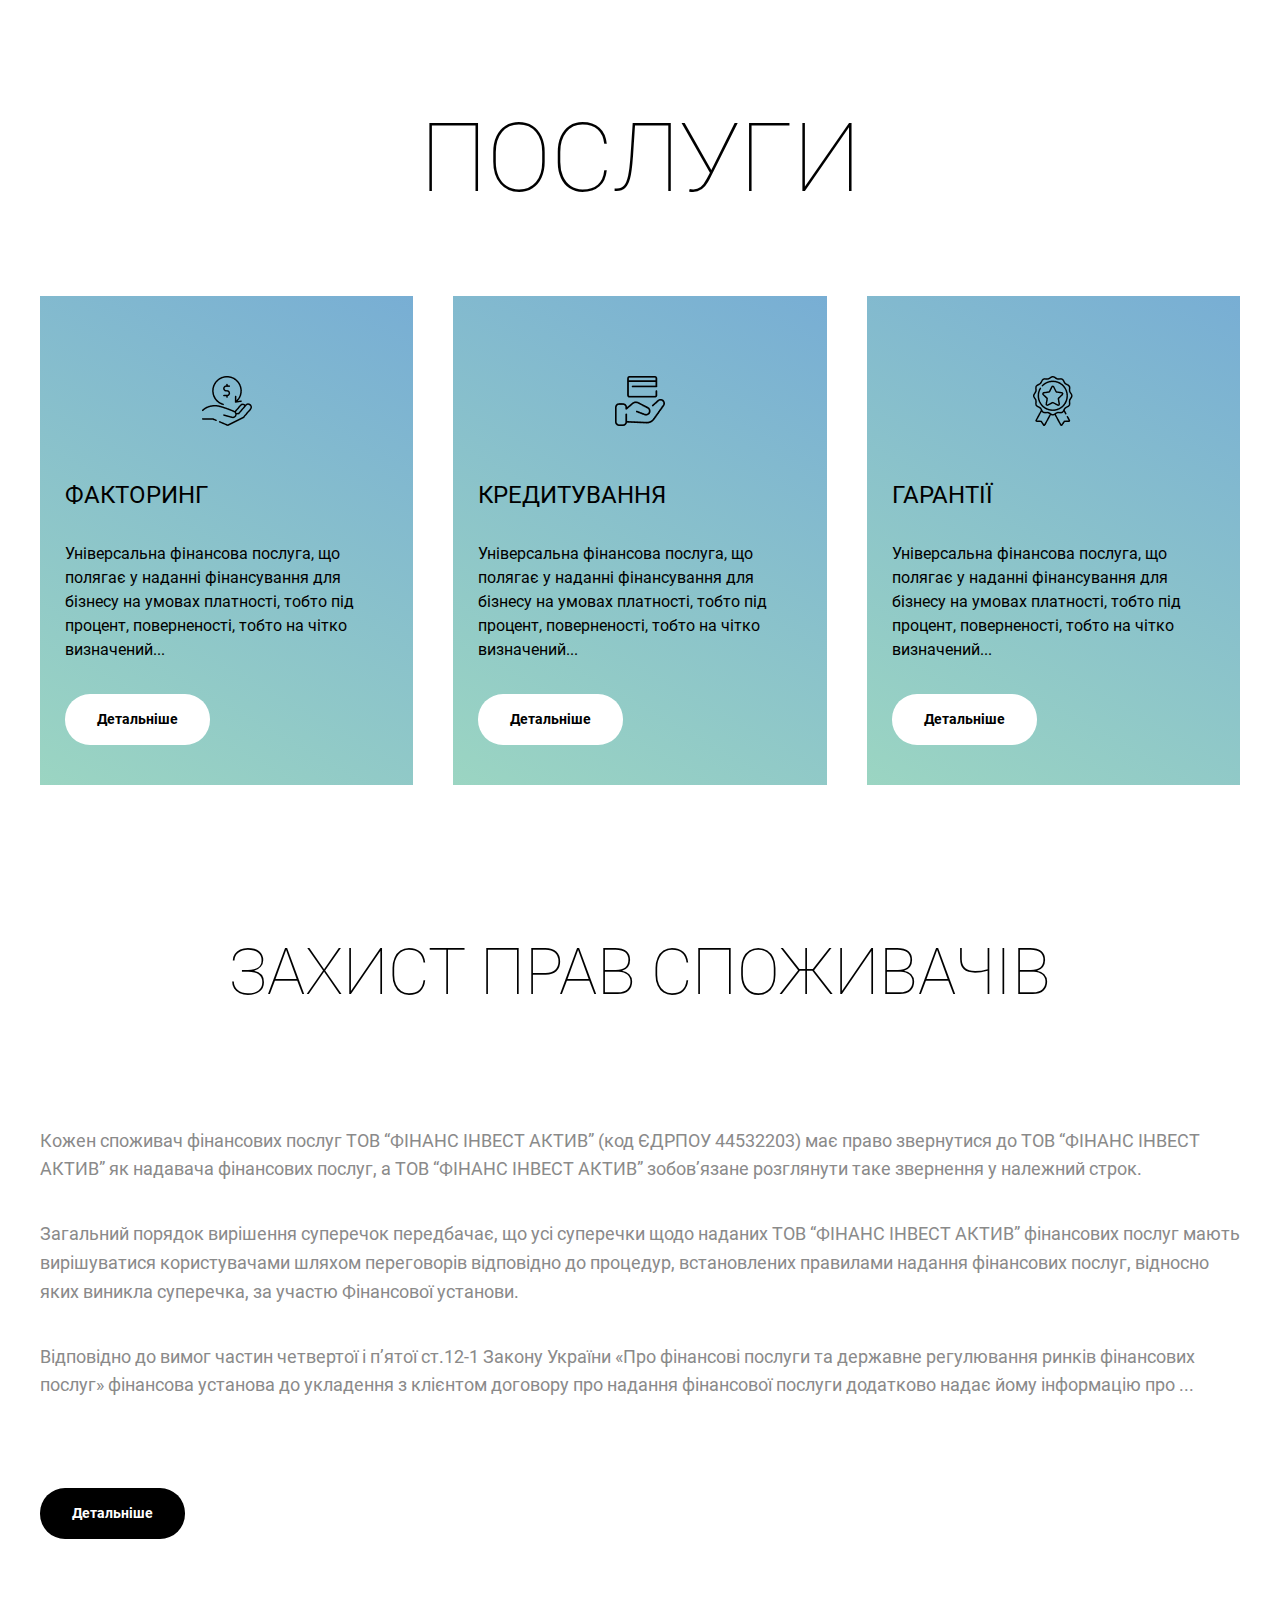
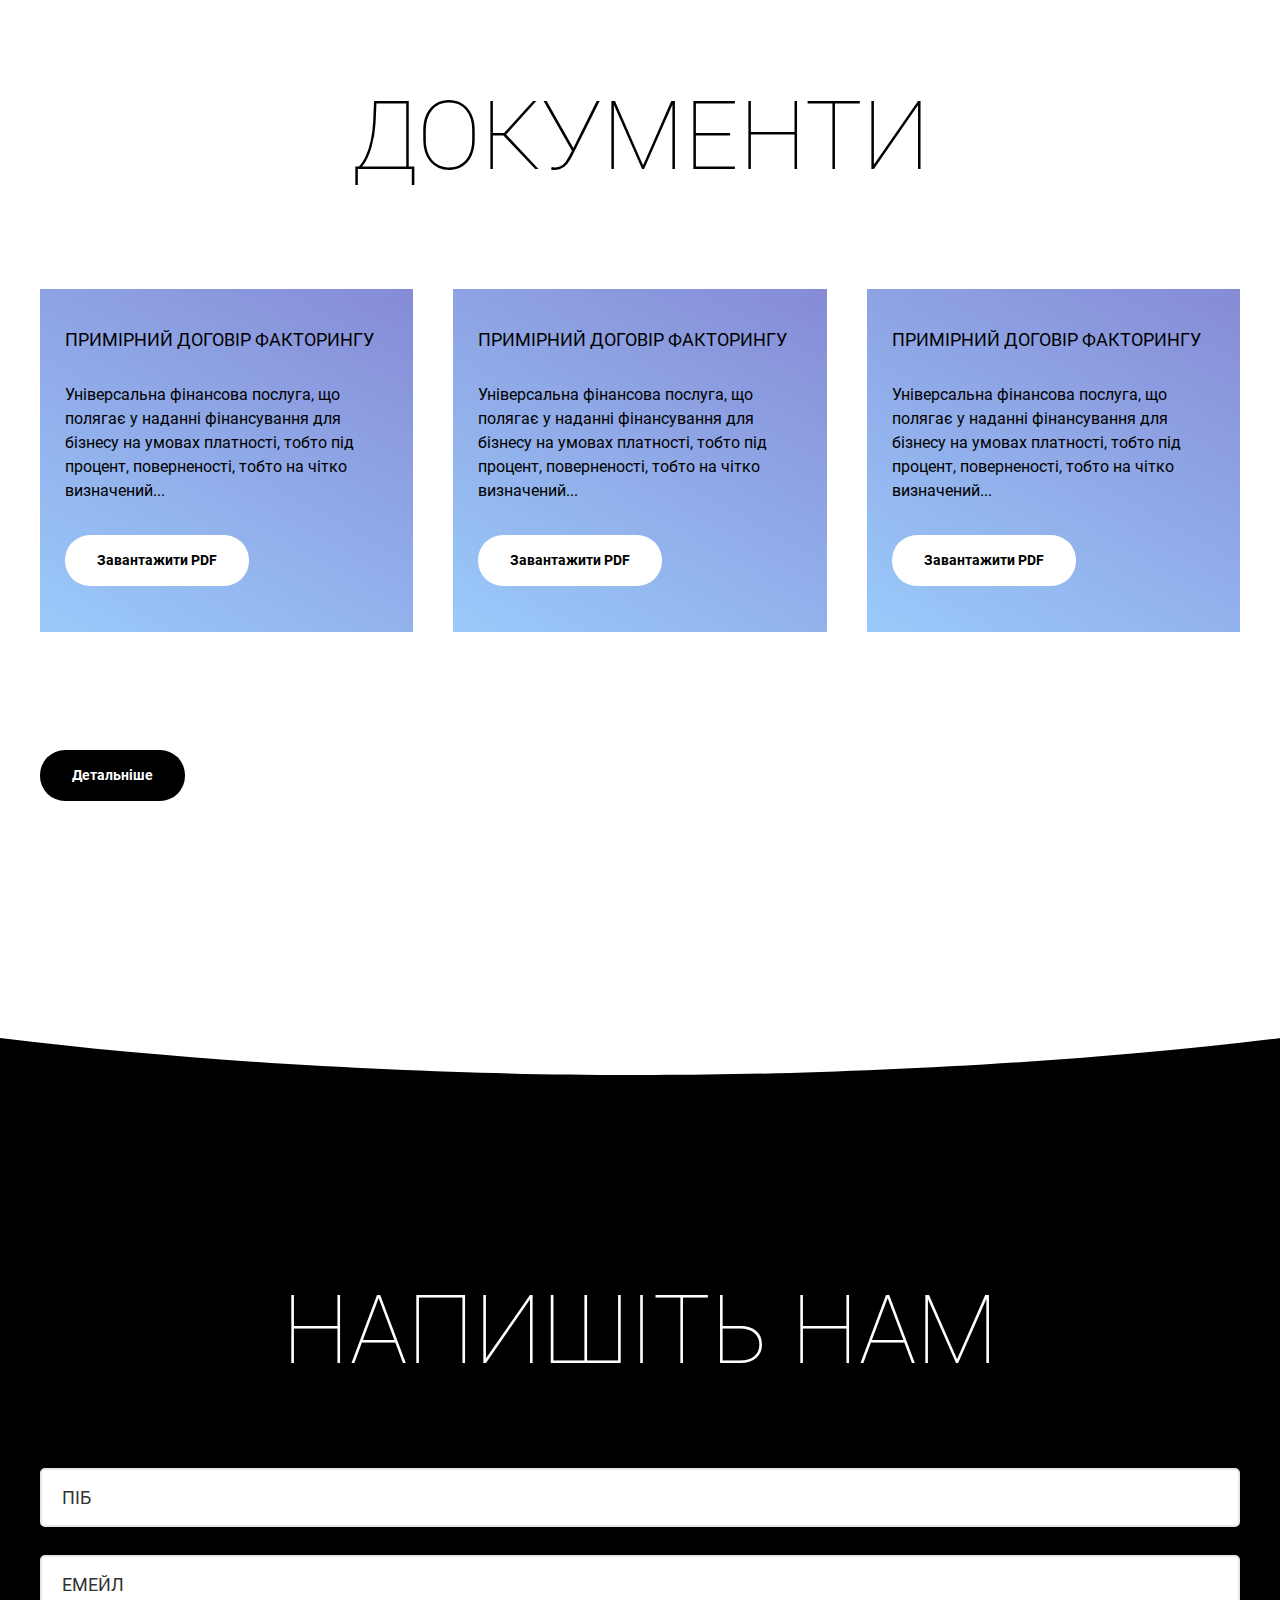
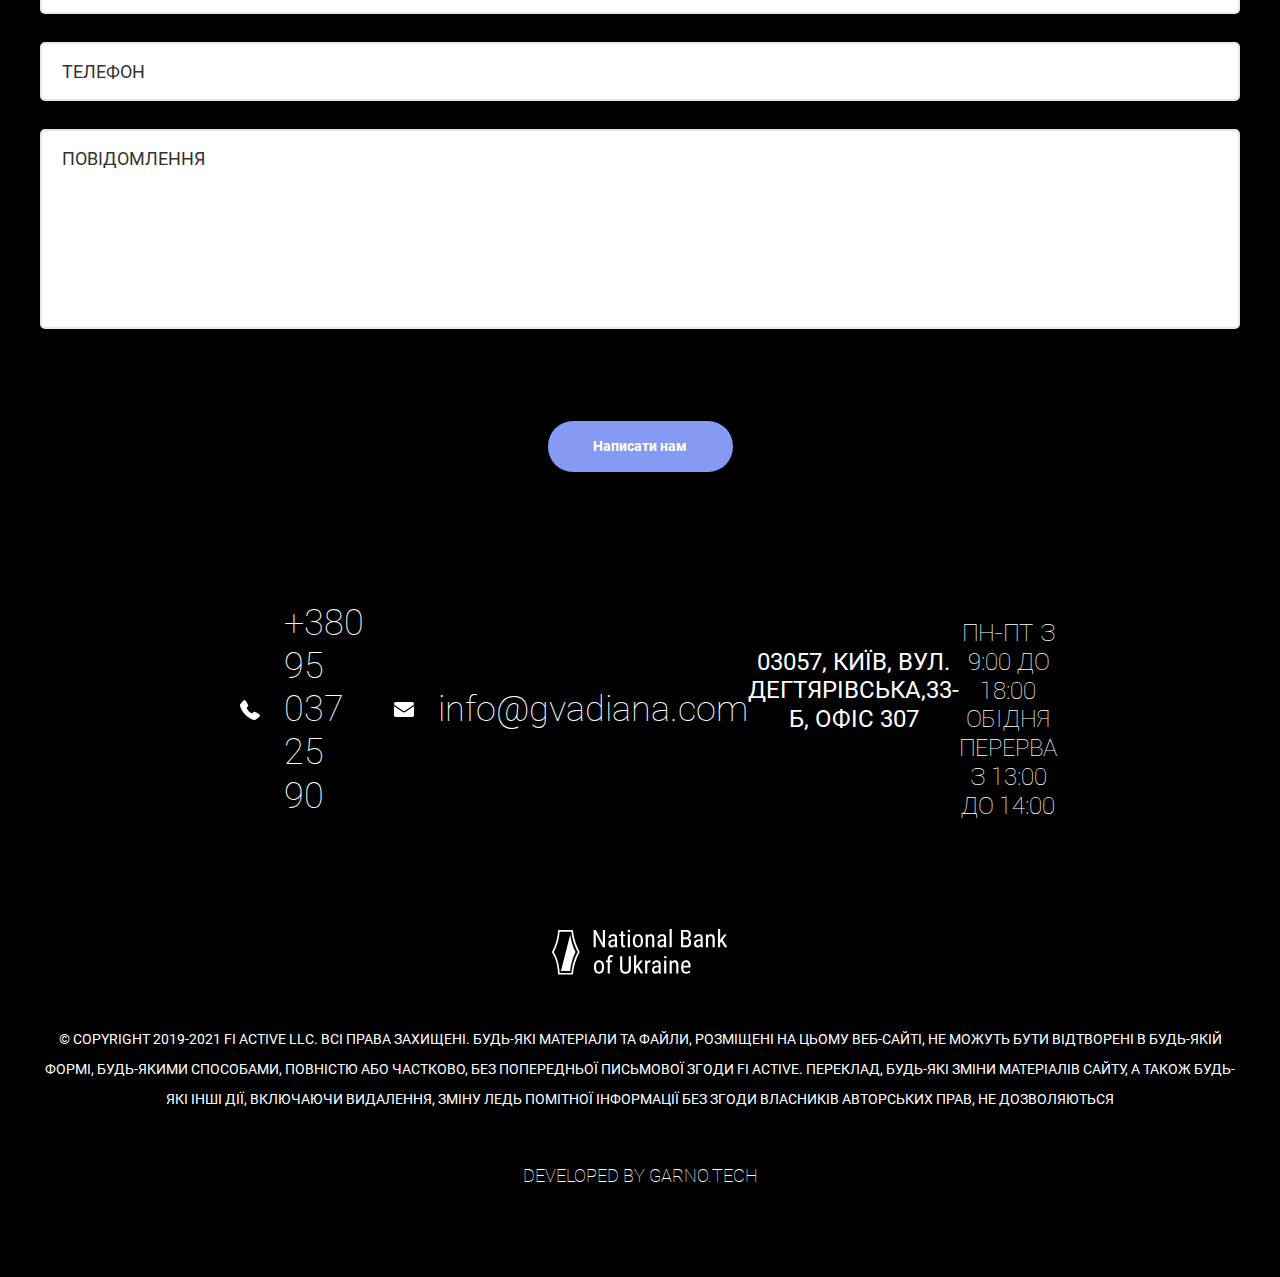
<file: index.html>
<!DOCTYPE html>
<html lang="en">
	<head>
		<meta charset="UTF-8">
		<meta name="viewport" content="width=device-width, initial-scale=1, maximum-scale=1">
		<title>Monblan-finance</title>

        <link rel="stylesheet" href="fonts/fonts.css">
        <link rel="stylesheet" href="css/style.css">
	</head>
	<body>

    <div class="container--inner">
        <div class="block">
            <header class="main-header">
                <div class="container">
                    <div class="main-header__block">
                        <div class="main-header__wrap">
                            <div class="mobile-wrap">
                                <div class="main-nav__toggle">
                                    <span class="line-burger"></span>
                                 </div>
                            </div>
                            <ul class="main-header__list">
                                <li>
                                    <a href="#about" class="main-header__link">Про нас</a>
                                </li>
                                <li>
                                    <a href="#services" class="main-header__link">Послуги</a>
                                </li>
                                <li>
                                    <a href="#desc" class="main-header__link">Захист прав споживачів</a>
                                </li>
                                <li>
                                    <a href="#doc" class="main-header__link">Документи</a>
                                </li>
                                <li>
                                    <a href="#contacts" class="main-header__link">Контакти</a>
                                </li>
                            </ul>
                        </div>
                        <button class="btn">Напишіть нам</button>
                    </div>
                </div>
            </header>
        </div>
     </div>

        <section class="services" id="services">
            <div class="container">
                <h3 class="title">Послуги</h3>
                <div class="services__wrap">
                    <a href="#" class="services__item">
                        <div class="services__image">
                            <img src="img/services/serv_1.png">
                        </div>
                        <p class="services__subtitle">Факторинг</p>
                        <div class="services__text">
                            <p>Універсальна фінансова послуга, що полягає у наданні фінансування для бізнесу на умовах платності, тобто під процент, поверненості, тобто на чітко визначений...</p>
                        </div>
                        <button class="btn">Детальніше</button>
                    </a>
                    <a href="#" class="services__item">
                        <div class="services__image">
                            <img src="img/services/serv_2.png">
                        </div>
                        <p class="services__subtitle">Кредитування</p>
                        <div class="services__text">
                            <p>Універсальна фінансова послуга, що полягає у наданні фінансування для бізнесу на умовах платності, тобто під процент, поверненості, тобто на чітко визначений...</p>
                        </div>
                        <button class="btn">Детальніше</button>
                    </a>
                     <a href="#" class="services__item">
                        <div class="services__image">
                            <img src="img/services/serv_3.png">
                        </div>
                        <p class="services__subtitle">Гарантії</p>
                        <div class="services__text">
                            <p>Універсальна фінансова послуга, що полягає у наданні фінансування для бізнесу на умовах платності, тобто під процент, поверненості, тобто на чітко визначений...</p>
                        </div>
                        <button class="btn">Детальніше</button>
                    </a>
                </div>
            </div>
        </section>

        <section class="desc" id="desc">
            <div class="container">
               <h3 class="title">Захист прав споживачів</h3>
               <div class="desc__text">
                   <p>Кожен споживач фінансових послуг ТОВ “ФІНАНС ІНВЕСТ АКТИВ” (код ЄДРПОУ 44532203) має право звернутися до ТОВ “ФІНАНС ІНВЕСТ АКТИВ” як надавача фінансових послуг, а ТОВ “ФІНАНС ІНВЕСТ АКТИВ” зобов’язане розглянути таке звернення у належний строк.</p>

                    <p>Загальний порядок вирішення суперечок передбачає, що усі суперечки щодо наданих ТОВ “ФІНАНС ІНВЕСТ АКТИВ” фінансових послуг мають вирішуватися користувачами шляхом переговорів відповідно до процедур, встановлених правилами надання фінансових послуг, відносно яких виникла суперечка, за участю Фінансової установи.</p>

                    <p>Відповідно до вимог частин четвертої і п’ятої ст.12-1 Закону України «Про фінансові послуги та державне регулювання ринків фінансових послуг» фінансова установа до укладення з клієнтом договору про надання фінансової послуги додатково надає йому інформацію про ...</p>
               </div>
                <a href="#" class="btn btn--inner"><span>Детальніше</span></a>
            </div>
        </section>

        <section class="doc" id="doc">
            <div class="container">
                <h3 class="title">Документи</h3>
                <div class="doc__wrap"> 
                    <a href="#" class="doc__item">
                        <p class="doc__subtitle">Примірний договір факторингу</p>
                        <div class="doc__text">
                            <p>Універсальна фінансова послуга, що полягає у наданні фінансування для бізнесу на умовах платності, тобто під процент, поверненості, тобто на чітко визначений...</p>
                        </div>
                        <button class="btn">Завантажити PDF</button>
                    </a>
                     <a href="#" class="doc__item">
                        <p class="doc__subtitle">Примірний договір факторингу</p>
                        <div class="doc__text">
                            <p>Універсальна фінансова послуга, що полягає у наданні фінансування для бізнесу на умовах платності, тобто під процент, поверненості, тобто на чітко визначений...</p>
                        </div>
                        <button class="btn">Завантажити PDF</button>
                    </a>
                     <a href="#" class="doc__item">
                        <p class="doc__subtitle">Примірний договір факторингу</p>
                        <div class="doc__text">
                            <p>Універсальна фінансова послуга, що полягає у наданні фінансування для бізнесу на умовах платності, тобто під процент, поверненості, тобто на чітко визначений...</p>
                        </div>
                        <button class="btn">Завантажити PDF</button>
                    </a>
                </div>  
                <a href="#" class="btn btn--inner"><span>Детальніше</span></a>
            </div>
        </section>

        <section class="contacts" id="contacts">
            <div class="container">
               <h3 class="title">Напишіть нам</h3>
            </div>
            <div class="contacts__holder">
                <div class="container">
                    <form action="">
                        <div class="contacts__wrap">
                            <div class="contacts__item">
                                <input id="c_fio" class="input" type="text" placeholder="ПІБ">
                            </div>
                             <div class="contacts__item">
                                <input id="c_email" class="input" type="email" placeholder="Емейл">
                            </div>
                             <div class="contacts__item">
                                <input id="c_tel" class="input" type="tel" placeholder="Телефон">
                            </div>
                            <div class="contacts__item contacts__item--area">
                                <textarea id="c_msg" class="input input--area" type="text" placeholder="Повідомлення"></textarea>
                            </div>
                        </div>
                        <p class="contacts__error contacts__error--fio" style="display: none;">Некоректний ПІБ</p>
                        <p class="contacts__error contacts__error--email" style="display: none;">Некоректний емейл</p>
                        <p class="contacts__error contacts__error--tel" style="display: none;">Некоректний телефон</p>
                        <button type="button" id="c_btn" class="btn btn--contacts">Написати нам</button>
                    </form>
                </div>
            </div>
            <div class="contacts__box">
                <div class="container container--contacts">
                    <div class="contacts__row">
                        <a class="contacts__phone" href="tel:+380950372590">+380 95 037 25 90</a>
                        <a class="contacts__email" href="mailto:info@gvadiana.com">info@gvadiana.com </a>
                        <p class="contacts__address">03057, КИЇВ, ВУЛ. ДЕГТЯРІВСЬКА,33-Б, ОФІС 307</p>
                        <div class="contacts__schedule">
                            <p>ПН-ПТ З 9:00 ДО 18:00</p>
                            <p>ОБІДНЯ ПЕРЕРВА З 13:00 ДО 14:00</p>
                        </div>
                    </div>
                </div>
            </div>
        </section>

        <footer class="footer">
            <div class="container">
                <div class="footer__logo">
                    <img src="img/icons/logo.svg" alt="">
                </div>
                <div class="footer__text">
                    <p>© Copyright 2019-2021 FI ACTIVE LLC. Всі права захищені. Будь-які матеріали та файли, розміщені на цьому веб-сайті, не можуть бути відтворені в будь-якій формі, будь-якими способами, повністю або частково, без попередньої письмової згоди FI ACTIVE. Переклад, будь-які зміни матеріалів сайту, а також будь-які інші дії, включаючи видалення, зміну ледь помітної інформації без згоди власників авторських прав, не дозволяються</p>
                </div>
                <p class="footer__elem">developed by garno.tech</p>
            </div>
        </footer>

        <script src="js/jquery-3.3.1.min.js"></script>
        <script src="js/jquery.maskedinput.min.js"></script>
        <script src="js/main.js"></script>

    </body>
</html>
</file>
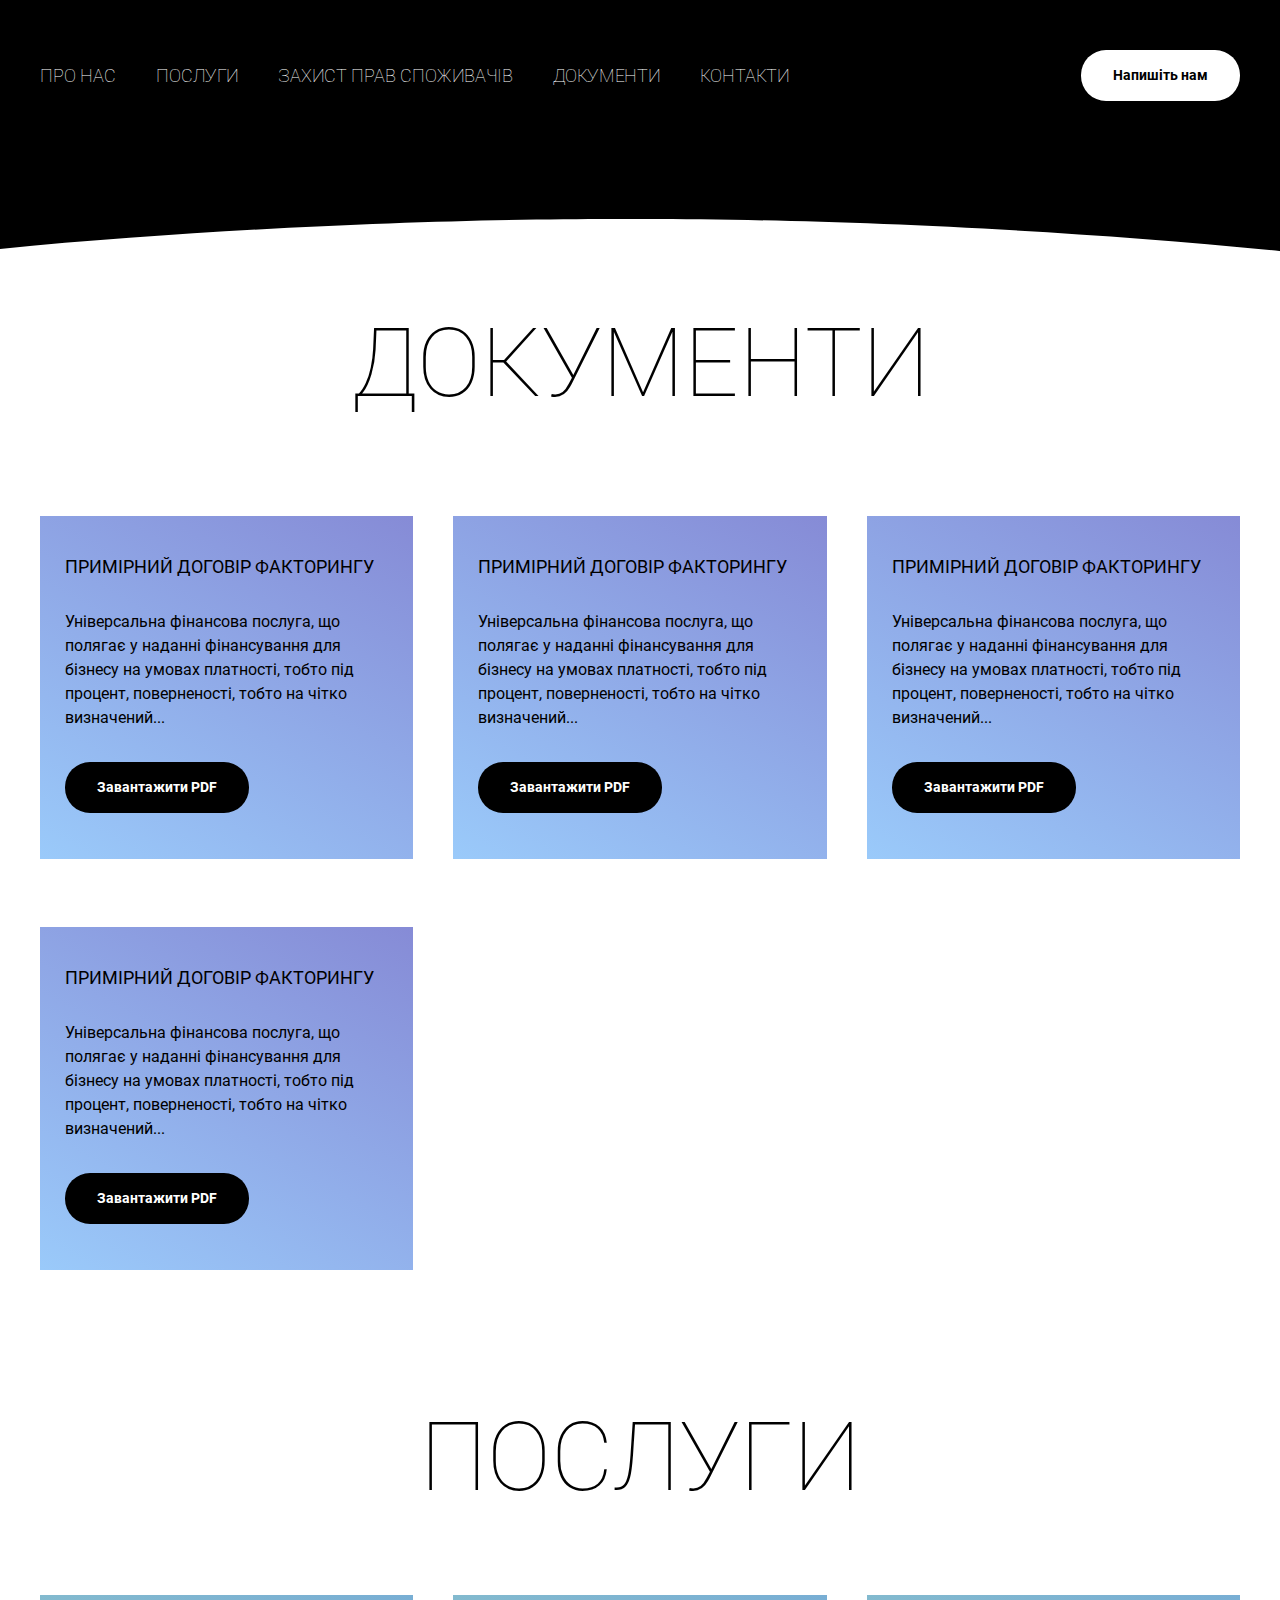
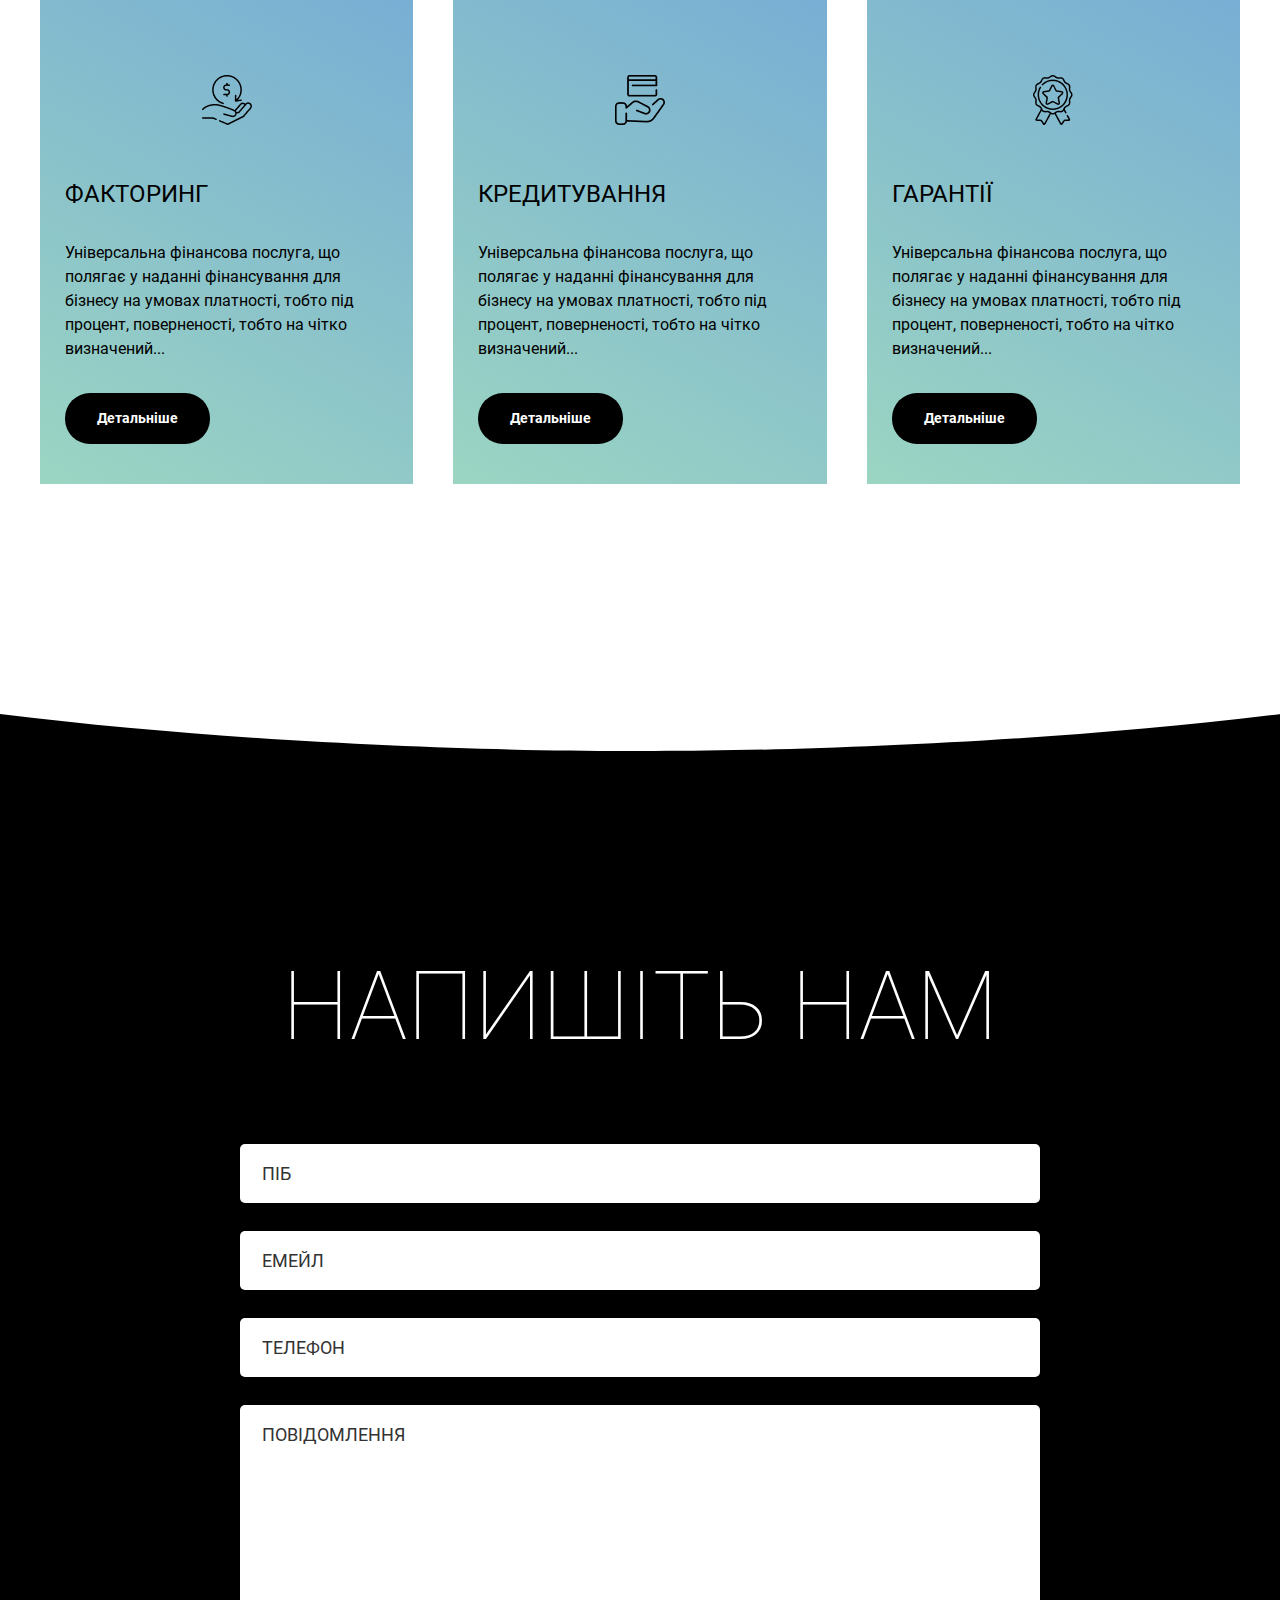
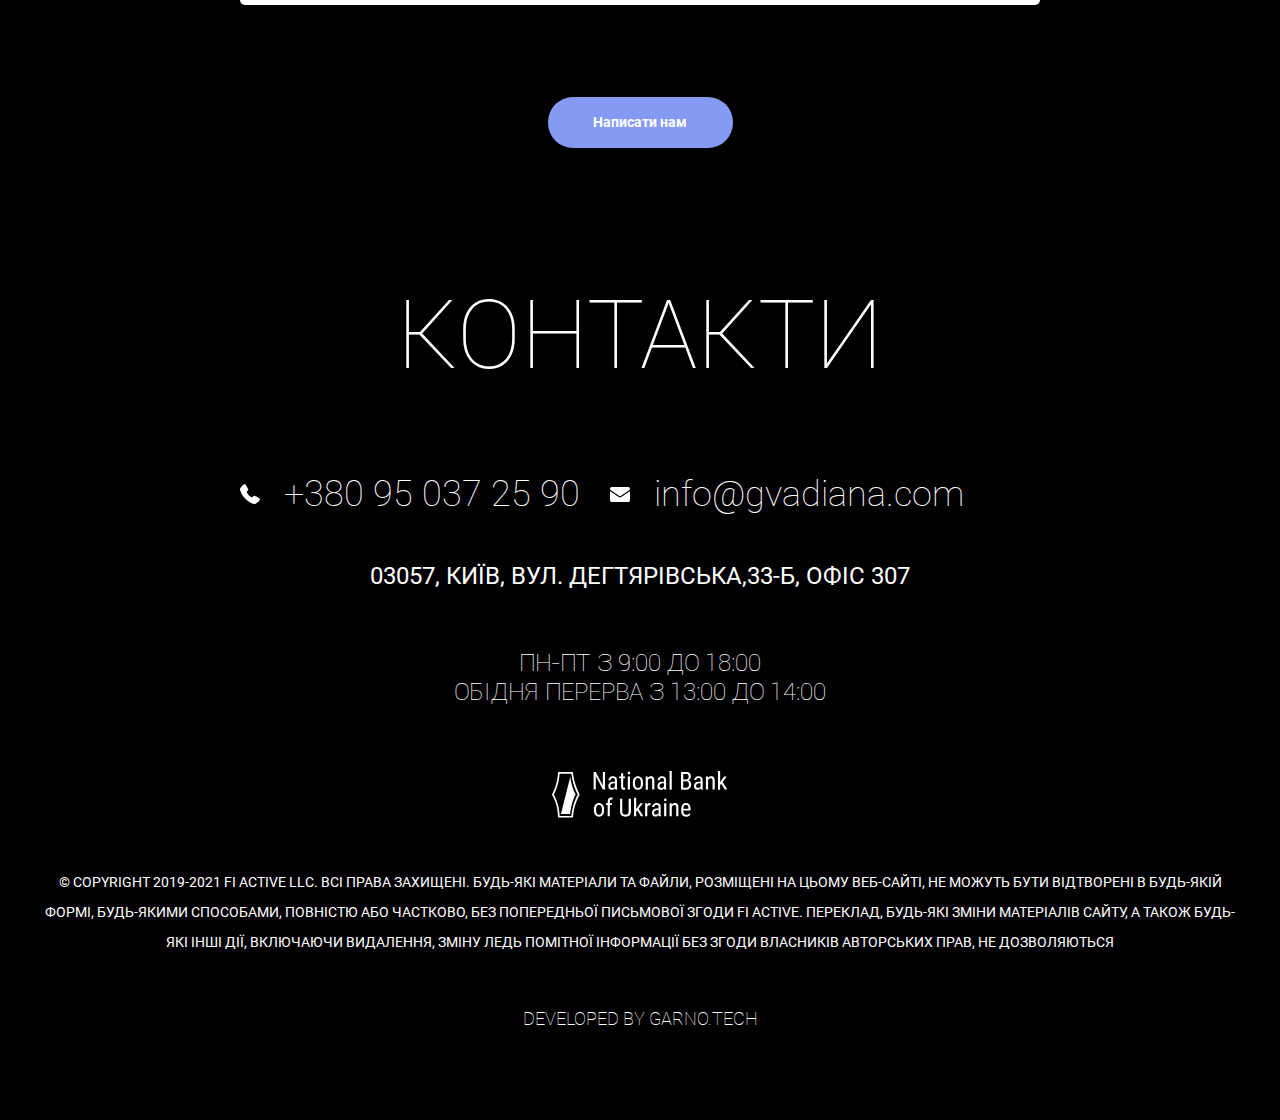
<file: doc.html>
<!DOCTYPE html>
<html lang="en">
	<head>
		<meta charset="UTF-8">
		<meta name="viewport" content="width=device-width, initial-scale=1, maximum-scale=1">
		<title>Avila</title>

        <link rel="stylesheet" href="fonts/fonts.css">
        <link rel="stylesheet" href="style.css">
	</head>
	<body>

    <div class="container--inner">
        <div class="block block--doc">
            <header class="main-header">
                <div class="container">
                    <div class="main-header__block">
                        <div class="main-header__wrap">
                            <div class="mobile-wrap">
                                <div class="main-nav__toggle">
                                    <span class="line-burger"></span>
                                 </div>
                            </div>
                            <ul class="main-header__list">
                                <li>
                                    <a href="/#about" class="main-header__link">Про нас</a>
                                </li>
                                <li>
                                    <a href="/#services" class="main-header__link">Послуги</a>
                                </li>
                                <li>
                                    <a href="/#desc" class="main-header__link">Захист прав споживачів</a>
                                </li>
                                <li>
                                    <a href="/#doc" class="main-header__link">Документи</a>
                                </li>
                                <li>
                                    <a href="/#contacts" class="main-header__link">Контакти</a>
                                </li>
                            </ul>
                        </div>
                        <button class="btn btn--header">Напишіть нам</button>
                    </div>
                </div>
            </header>
        </div>

        <section class="doc" id="doc">
            <div class="container">
                <h3 class="title">Документи</h3>
                <div class="doc__wrap"> 
                    <a href="#" class="doc__item">
                        <p class="doc__subtitle">Примірний договір факторингу</p>
                        <div class="doc__text">
                            <p>Універсальна фінансова послуга, що полягає у наданні фінансування для бізнесу на умовах платності, тобто під процент, поверненості, тобто на чітко визначений...</p>
                        </div>
                        <button class="btn btn--inner">Завантажити PDF</button>
                    </a>
                     <a href="#" class="doc__item">
                        <p class="doc__subtitle">Примірний договір факторингу</p>
                        <div class="doc__text">
                            <p>Універсальна фінансова послуга, що полягає у наданні фінансування для бізнесу на умовах платності, тобто під процент, поверненості, тобто на чітко визначений...</p>
                        </div>
                        <button class="btn btn--inner">Завантажити PDF</button>
                    </a>
                     <a href="#" class="doc__item">
                        <p class="doc__subtitle">Примірний договір факторингу</p>
                        <div class="doc__text">
                            <p>Універсальна фінансова послуга, що полягає у наданні фінансування для бізнесу на умовах платності, тобто під процент, поверненості, тобто на чітко визначений...</p>
                        </div>
                        <button class="btn btn--inner">Завантажити PDF</button>
                    </a>
                    <a href="#" class="doc__item">
                        <p class="doc__subtitle">Примірний договір факторингу</p>
                        <div class="doc__text">
                            <p>Універсальна фінансова послуга, що полягає у наданні фінансування для бізнесу на умовах платності, тобто під процент, поверненості, тобто на чітко визначений...</p>
                        </div>
                        <button class="btn btn--inner">Завантажити PDF</button>
                    </a>
                </div>  
            </div>
        </section>

          <section class="services" id="services">
            <div class="container">
                <h3 class="title">Послуги</h3>
                <div class="services__wrap">
                    <a href="#" class="services__item">
                        <div class="services__image">
                            <img src="img/services/serv_1.png">
                        </div>
                        <p class="services__subtitle">Факторинг</p>
                        <div class="services__text">
                            <p>Універсальна фінансова послуга, що полягає у наданні фінансування для бізнесу на умовах платності, тобто під процент, поверненості, тобто на чітко визначений...</p>
                        </div>
                        <button class="btn btn--inner">Детальніше</button>
                    </a>
                    <a href="#" class="services__item">
                        <div class="services__image">
                            <img src="img/services/serv_2.png">
                        </div>
                        <p class="services__subtitle">Кредитування</p>
                        <div class="services__text">
                            <p>Універсальна фінансова послуга, що полягає у наданні фінансування для бізнесу на умовах платності, тобто під процент, поверненості, тобто на чітко визначений...</p>
                        </div>
                        <button class="btn btn--inner">Детальніше</button>
                    </a>
                     <a href="#" class="services__item">
                        <div class="services__image">
                            <img src="img/services/serv_3.png">
                        </div>
                        <p class="services__subtitle">Гарантії</p>
                        <div class="services__text">
                            <p>Універсальна фінансова послуга, що полягає у наданні фінансування для бізнесу на умовах платності, тобто під процент, поверненості, тобто на чітко визначений...</p>
                        </div>
                        <button class="btn btn--inner">Детальніше</button>
                    </a>
                </div>
            </div>
        </section>

       <section class="contacts" id="write">
            <h3 class="title">Напишіть нам</h3>
            <div class="container container--contacts">
                <form action="">
                    <div class="contacts__wrap">
                        <div class="contacts__item">
                            <input id="c_fio" class="input" type="text" placeholder="ПІБ">
                        </div>
                         <div class="contacts__item">
                            <input id="c_email" class="input" type="email" placeholder="Емейл">
                        </div>
                         <div class="contacts__item">
                            <input id="c_tel" class="input" type="tel" placeholder="Телефон">
                        </div>
                        <div class="contacts__item contacts__item--area">
                            <textarea id="c_msg" class="input input--area" type="text" placeholder="Повідомлення"></textarea>
                        </div>
                    </div>
                    <p class="contacts__error contacts__error--fio" style="display: none;">Некоректний ПІБ</p>
                    <p class="contacts__error contacts__error--email" style="display: none;">Некоректний емейл</p>
                    <p class="contacts__error contacts__error--tel" style="display: none;">Некоректний телефон</p>
                    <button type="button" id="c_btn" class="btn btn--contacts">Написати нам</button>
                </form>
            </div>
            <div class="contacts__box">
                <div class="container container--contacts">
                    <h3 class="title" id="contacts">Контакти</h3>
                    <div class="contacts__row">
                        <a class="contacts__phone" href="tel:+380950372590">+380 95 037 25 90</a>
                        <a class="contacts__email" href="mailto:info@gvadiana.com">info@gvadiana.com </a>
                    </div>
                    <p class="contacts__address">03057, КИЇВ, ВУЛ. ДЕГТЯРІВСЬКА,33-Б, ОФІС 307</p>
                    <div class="contacts__schedule">
                        <p>ПН-ПТ З 9:00 ДО 18:00</p>
                        <p>ОБІДНЯ ПЕРЕРВА З 13:00 ДО 14:00</p>
                    </div>
                </div>
            </div>
        </section>

        <footer class="footer">
            <div class="container">
                <div class="footer__logo">
                    <img src="img/icons/logo.svg" alt="">
                </div>
                <div class="footer__text">
                    <p>© Copyright 2019-2021 FI ACTIVE LLC. Всі права захищені. Будь-які матеріали та файли, розміщені на цьому веб-сайті, не можуть бути відтворені в будь-якій формі, будь-якими способами, повністю або частково, без попередньої письмової згоди FI ACTIVE. Переклад, будь-які зміни матеріалів сайту, а також будь-які інші дії, включаючи видалення, зміну ледь помітної інформації без згоди власників авторських прав, не дозволяються</p>
                </div>
                <p class="footer__elem">developed by garno.tech</p>
            </div>
        </footer>
        </div>

        <script src="js/jquery-3.3.1.min.js"></script>
        <script src="js/jquery.maskedinput.min.js"></script>
        <script src="js/main.js"></script>

    </body>
</html>
</file>
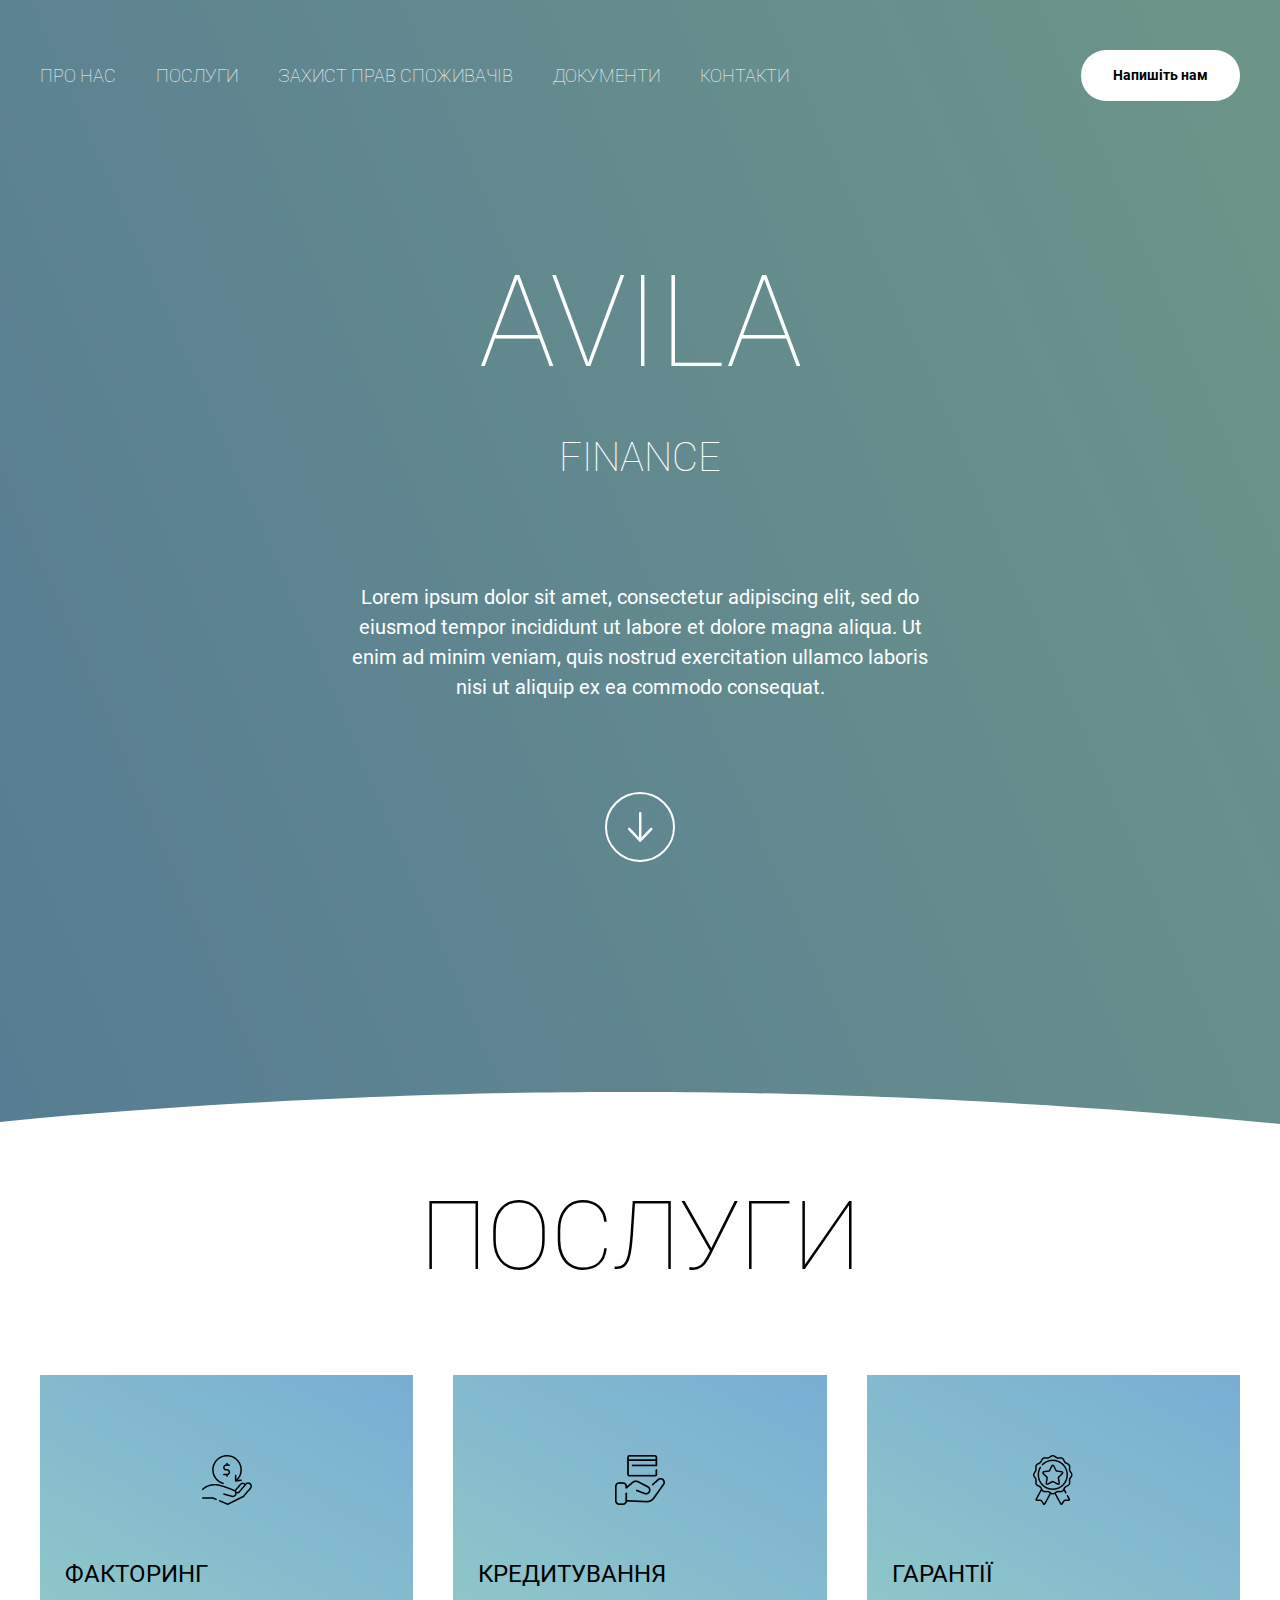
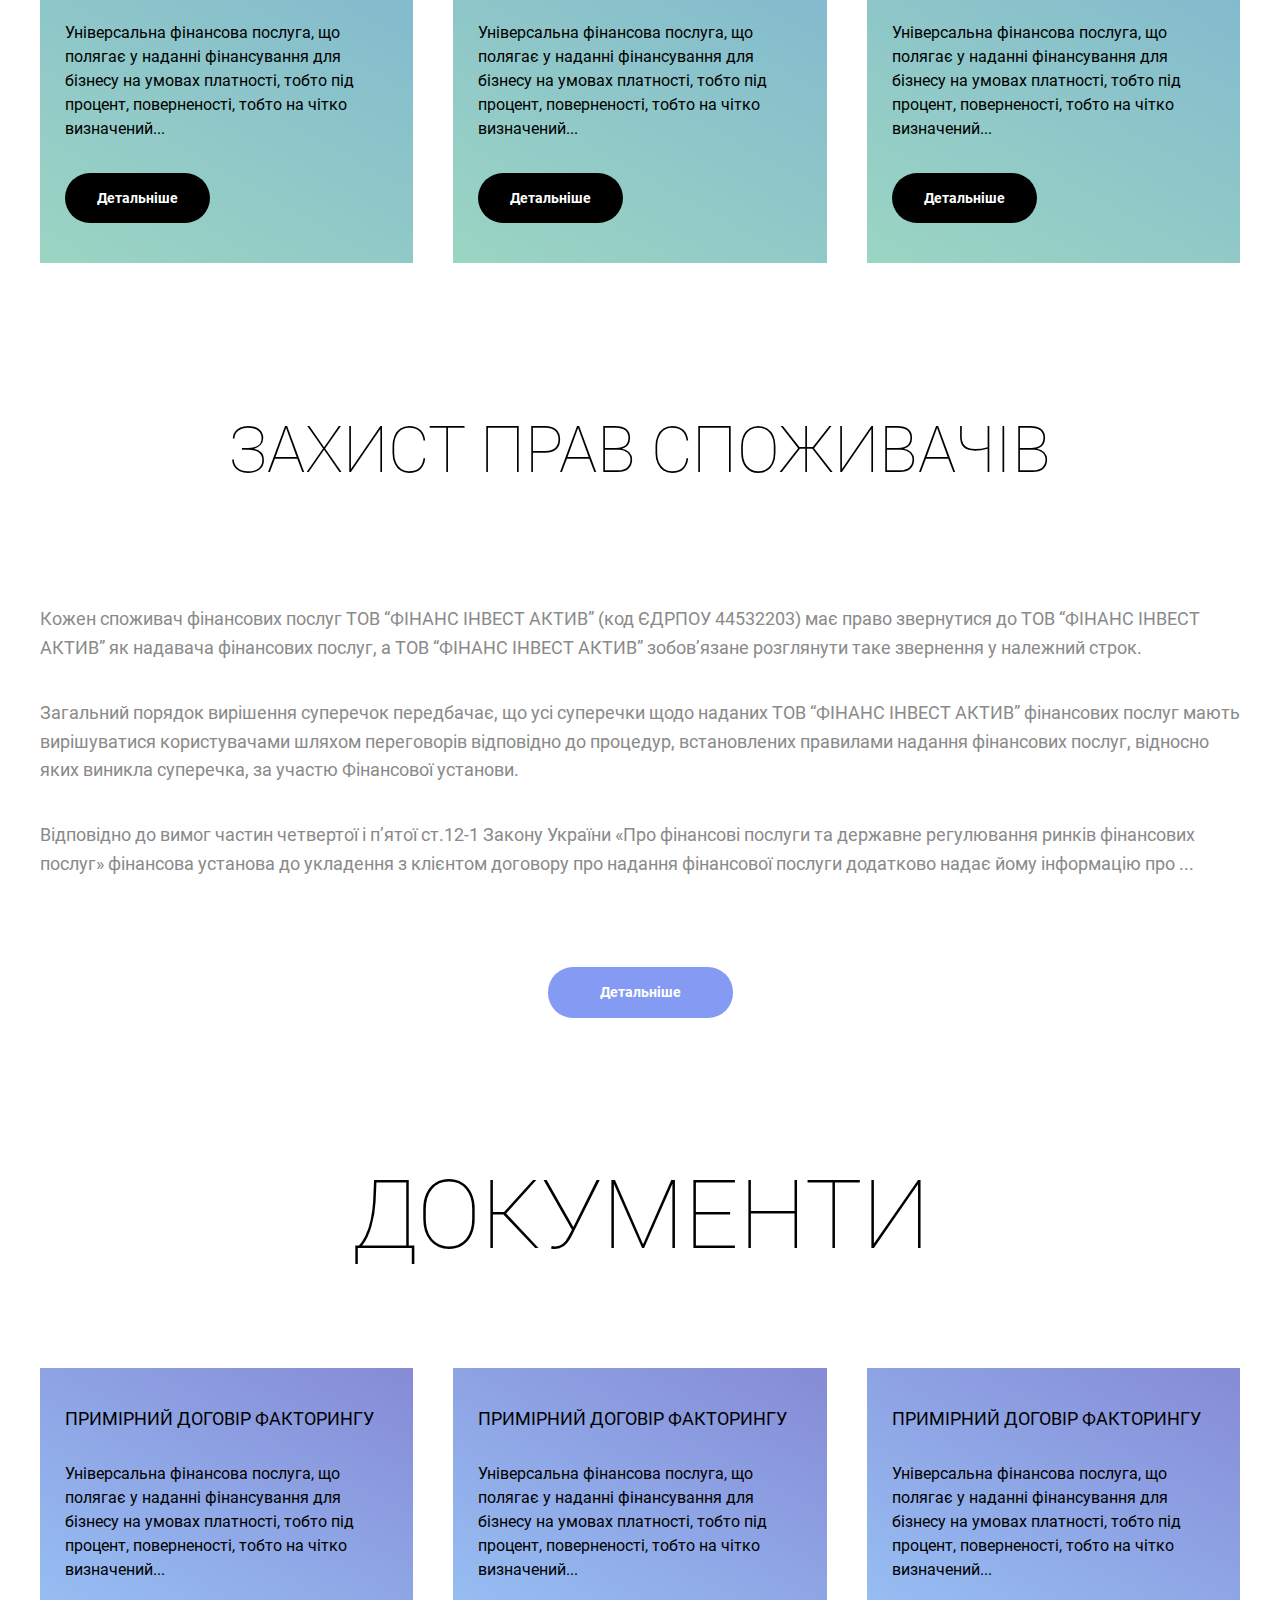
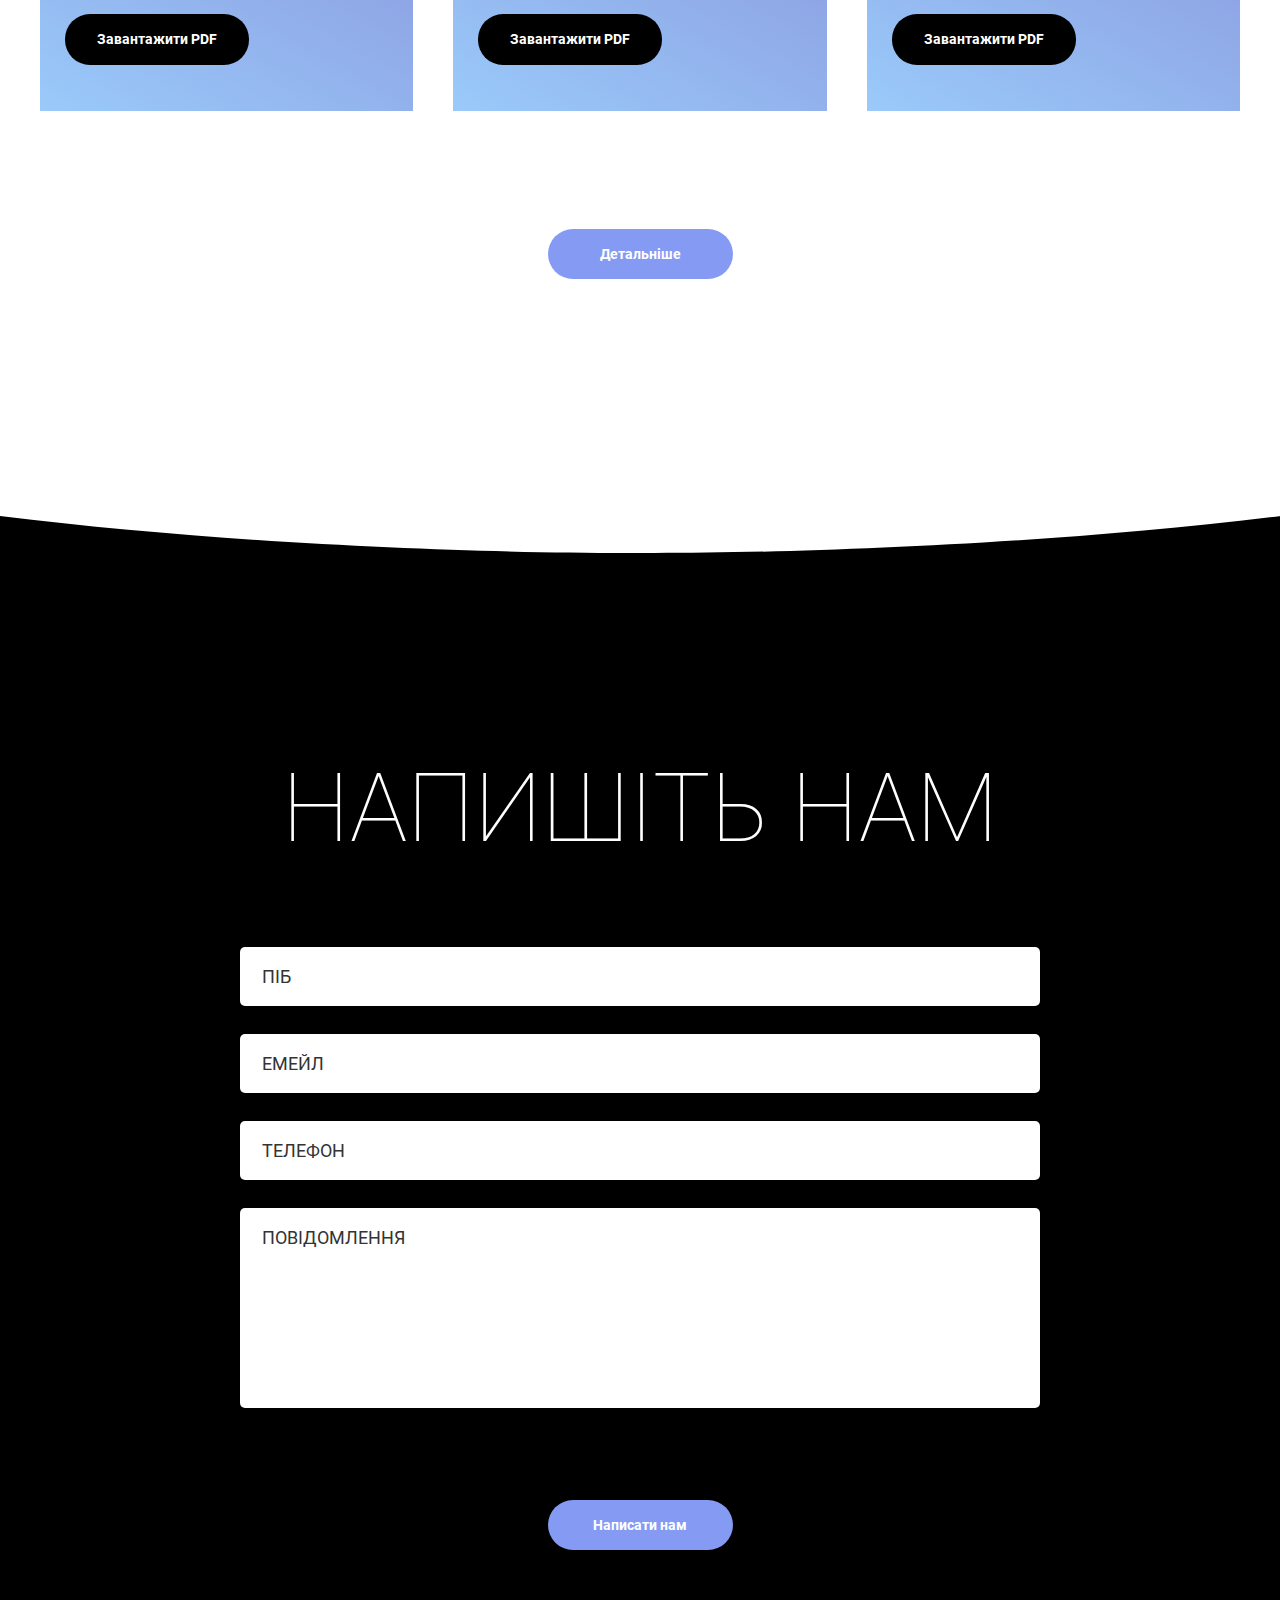
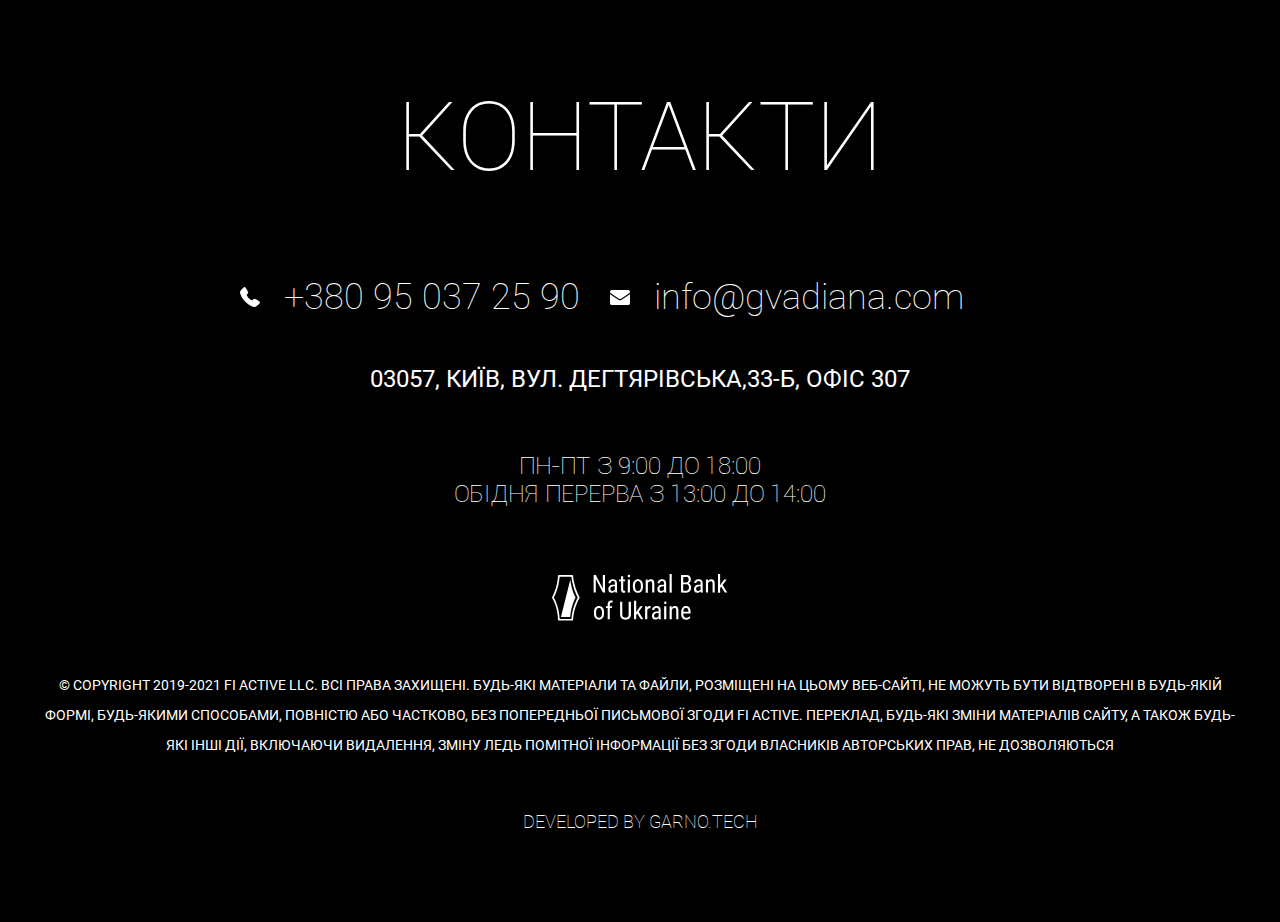
<file: main.html>
<!DOCTYPE html>
<html lang="en">
	<head>
		<meta charset="UTF-8">
		<meta name="viewport" content="width=device-width, initial-scale=1, maximum-scale=1">
		<title>Avila</title>

        <link rel="stylesheet" href="fonts/fonts.css">
        <link rel="stylesheet" href="style.css">
	</head>
	<body>

    <div class="container--inner">
        <div class="block block--main">
            <header class="main-header">
                <div class="container">
                    <div class="main-header__block">
                        <div class="main-header__wrap">
                            <div class="mobile-wrap">
                                <div class="main-nav__toggle">
                                    <span class="line-burger"></span>
                                 </div>
                            </div>
                            <ul class="main-header__list">
                                <li>
                                    <a href="/#about" class="main-header__link">Про нас</a>
                                </li>
                                <li>
                                    <a href="/#services" class="main-header__link">Послуги</a>
                                </li>
                                <li>
                                    <a href="/#desc" class="main-header__link">Захист прав споживачів</a>
                                </li>
                                <li>
                                    <a href="/#doc" class="main-header__link">Документи</a>
                                </li>
                                <li>
                                    <a href="/#contacts" class="main-header__link">Контакти</a>
                                </li>
                            </ul>
                        </div>
                        <button class="btn btn--header">Напишіть нам</button>
                    </div>
                </div>
            </header>
            <section class="about" id="about"> 
                <div class="container container--about"> 
                    <div class="about__wrap">
                        <p class="about__title">Avila</p>
                        <p class="about__subtitle">Finance</p>
                        <div class="about__text">   
                            <p>Lorem ipsum dolor sit amet, consectetur adipiscing elit, sed do eiusmod tempor incididunt ut labore et dolore magna aliqua. Ut enim ad minim veniam, quis nostrud exercitation ullamco laboris nisi ut aliquip ex ea commodo consequat.</p>
                        </div>  
                        <button type="button" class="about__btn"></button>
                     </div>
                </div>
            </section>
        </div>

        <section class="services" id="services">
            <div class="container">
                <h3 class="title">Послуги</h3>
                <div class="services__wrap">
                    <a href="#" class="services__item">
                        <div class="services__image">
                            <img src="img/services/serv_1.png">
                        </div>
                        <p class="services__subtitle">Факторинг</p>
                        <div class="services__text">
                            <p>Універсальна фінансова послуга, що полягає у наданні фінансування для бізнесу на умовах платності, тобто під процент, поверненості, тобто на чітко визначений...</p>
                        </div>
                        <button class="btn btn--inner">Детальніше</button>
                    </a>
                    <a href="#" class="services__item">
                        <div class="services__image">
                            <img src="img/services/serv_2.png">
                        </div>
                        <p class="services__subtitle">Кредитування</p>
                        <div class="services__text">
                            <p>Універсальна фінансова послуга, що полягає у наданні фінансування для бізнесу на умовах платності, тобто під процент, поверненості, тобто на чітко визначений...</p>
                        </div>
                        <button class="btn btn--inner">Детальніше</button>
                    </a>
                     <a href="#" class="services__item">
                        <div class="services__image">
                            <img src="img/services/serv_3.png">
                        </div>
                        <p class="services__subtitle">Гарантії</p>
                        <div class="services__text">
                            <p>Універсальна фінансова послуга, що полягає у наданні фінансування для бізнесу на умовах платності, тобто під процент, поверненості, тобто на чітко визначений...</p>
                        </div>
                        <button class="btn btn--inner">Детальніше</button>
                    </a>
                </div>
            </div>
        </section>

        <section class="desc" id="desc">
            <div class="container">
               <h3 class="title">Захист прав споживачів</h3>
               <div class="desc__text">
                   <p>Кожен споживач фінансових послуг ТОВ “ФІНАНС ІНВЕСТ АКТИВ” (код ЄДРПОУ 44532203) має право звернутися до ТОВ “ФІНАНС ІНВЕСТ АКТИВ” як надавача фінансових послуг, а ТОВ “ФІНАНС ІНВЕСТ АКТИВ” зобов’язане розглянути таке звернення у належний строк.</p>

                    <p>Загальний порядок вирішення суперечок передбачає, що усі суперечки щодо наданих ТОВ “ФІНАНС ІНВЕСТ АКТИВ” фінансових послуг мають вирішуватися користувачами шляхом переговорів відповідно до процедур, встановлених правилами надання фінансових послуг, відносно яких виникла суперечка, за участю Фінансової установи.</p>

                    <p>Відповідно до вимог частин четвертої і п’ятої ст.12-1 Закону України «Про фінансові послуги та державне регулювання ринків фінансових послуг» фінансова установа до укладення з клієнтом договору про надання фінансової послуги додатково надає йому інформацію про ...</p>
               </div>
                <a href="#" class="btn btn--elem"><span>Детальніше</span></a>
            </div>
        </section>

        <section class="doc" id="doc">
            <div class="container">
                <h3 class="title">Документи</h3>
                <div class="doc__wrap"> 
                    <a href="#" class="doc__item">
                        <p class="doc__subtitle">Примірний договір факторингу</p>
                        <div class="doc__text">
                            <p>Універсальна фінансова послуга, що полягає у наданні фінансування для бізнесу на умовах платності, тобто під процент, поверненості, тобто на чітко визначений...</p>
                        </div>
                        <button class="btn btn--inner">Завантажити PDF</button>
                    </a>
                     <a href="#" class="doc__item">
                        <p class="doc__subtitle">Примірний договір факторингу</p>
                        <div class="doc__text">
                            <p>Універсальна фінансова послуга, що полягає у наданні фінансування для бізнесу на умовах платності, тобто під процент, поверненості, тобто на чітко визначений...</p>
                        </div>
                        <button class="btn btn--inner">Завантажити PDF</button>
                    </a>
                     <a href="#" class="doc__item">
                        <p class="doc__subtitle">Примірний договір факторингу</p>
                        <div class="doc__text">
                            <p>Універсальна фінансова послуга, що полягає у наданні фінансування для бізнесу на умовах платності, тобто під процент, поверненості, тобто на чітко визначений...</p>
                        </div>
                        <button class="btn btn--inner">Завантажити PDF</button>
                    </a>
                </div>  
                <a href="#" class="btn btn--elem"><span>Детальніше</span></a>
            </div>
        </section>

       <section class="contacts" id="write">
            <h3 class="title">Напишіть нам</h3>
            <div class="container container--contacts">
                <form action="">
                    <div class="contacts__wrap">
                        <div class="contacts__item">
                            <input id="c_fio" class="input" type="text" placeholder="ПІБ">
                        </div>
                         <div class="contacts__item">
                            <input id="c_email" class="input" type="email" placeholder="Емейл">
                        </div>
                         <div class="contacts__item">
                            <input id="c_tel" class="input" type="tel" placeholder="Телефон">
                        </div>
                        <div class="contacts__item contacts__item--area">
                            <textarea id="c_msg" class="input input--area" type="text" placeholder="Повідомлення"></textarea>
                        </div>
                    </div>
                    <p class="contacts__error contacts__error--fio" style="display: none;">Некоректний ПІБ</p>
                    <p class="contacts__error contacts__error--email" style="display: none;">Некоректний емейл</p>
                    <p class="contacts__error contacts__error--tel" style="display: none;">Некоректний телефон</p>
                    <button type="button" id="c_btn" class="btn btn--contacts">Написати нам</button>
                </form>
            </div>
            <div class="contacts__box">
                <div class="container container--contacts">
                    <h3 class="title" id="contacts">Контакти</h3>
                    <div class="contacts__row">
                        <a class="contacts__phone" href="tel:+380950372590">+380 95 037 25 90</a>
                        <a class="contacts__email" href="mailto:info@gvadiana.com">info@gvadiana.com </a>
                    </div>
                    <p class="contacts__address">03057, КИЇВ, ВУЛ. ДЕГТЯРІВСЬКА,33-Б, ОФІС 307</p>
                    <div class="contacts__schedule">
                        <p>ПН-ПТ З 9:00 ДО 18:00</p>
                        <p>ОБІДНЯ ПЕРЕРВА З 13:00 ДО 14:00</p>
                    </div>
                </div>
            </div>
        </section>

        <footer class="footer">
            <div class="container">
                <div class="footer__logo">
                    <img src="img/icons/logo.svg" alt="">
                </div>
                <div class="footer__text">
                    <p>© Copyright 2019-2021 FI ACTIVE LLC. Всі права захищені. Будь-які матеріали та файли, розміщені на цьому веб-сайті, не можуть бути відтворені в будь-якій формі, будь-якими способами, повністю або частково, без попередньої письмової згоди FI ACTIVE. Переклад, будь-які зміни матеріалів сайту, а також будь-які інші дії, включаючи видалення, зміну ледь помітної інформації без згоди власників авторських прав, не дозволяються</p>
                </div>
                <p class="footer__elem">developed by garno.tech</p>
            </div>
        </footer>
        </div>

        <script src="js/jquery-3.3.1.min.js"></script>
        <script src="js/jquery.maskedinput.min.js"></script>
        <script src="js/main.js"></script>

    </body>
</html>
</file>
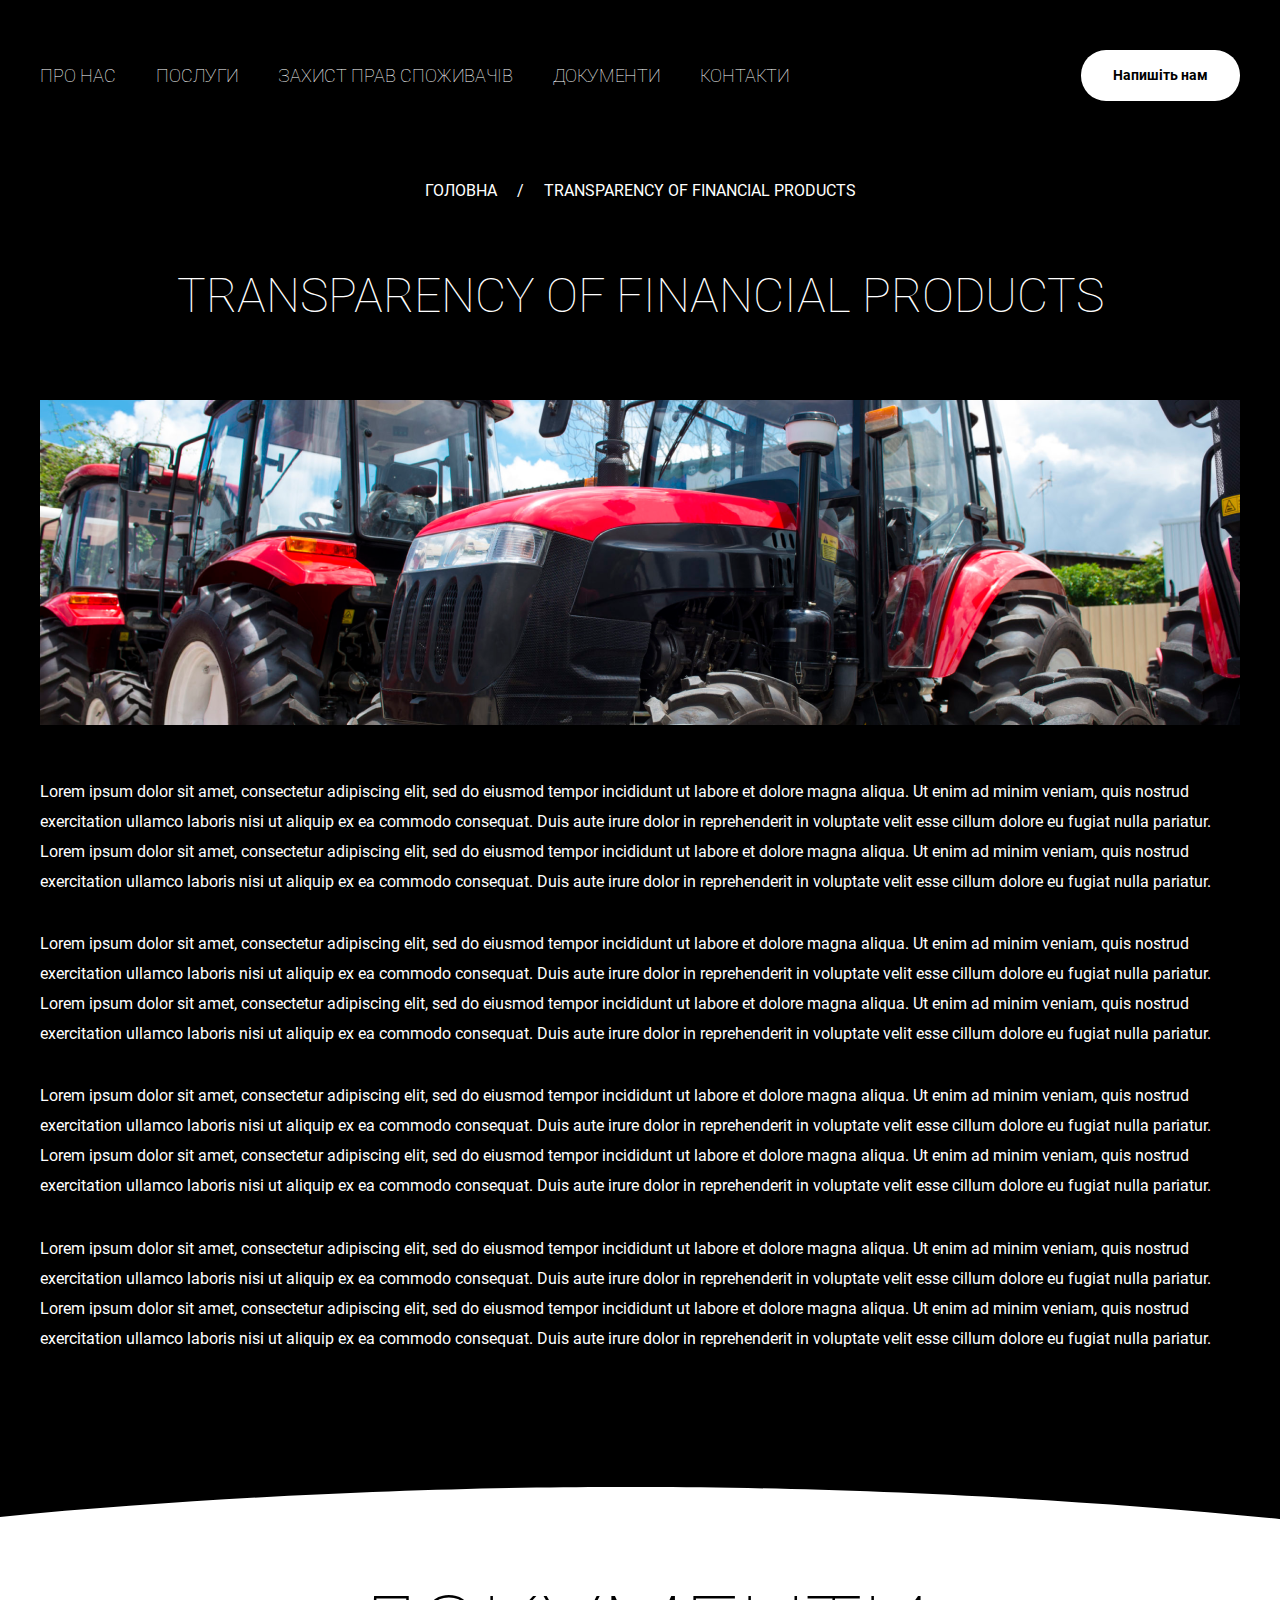
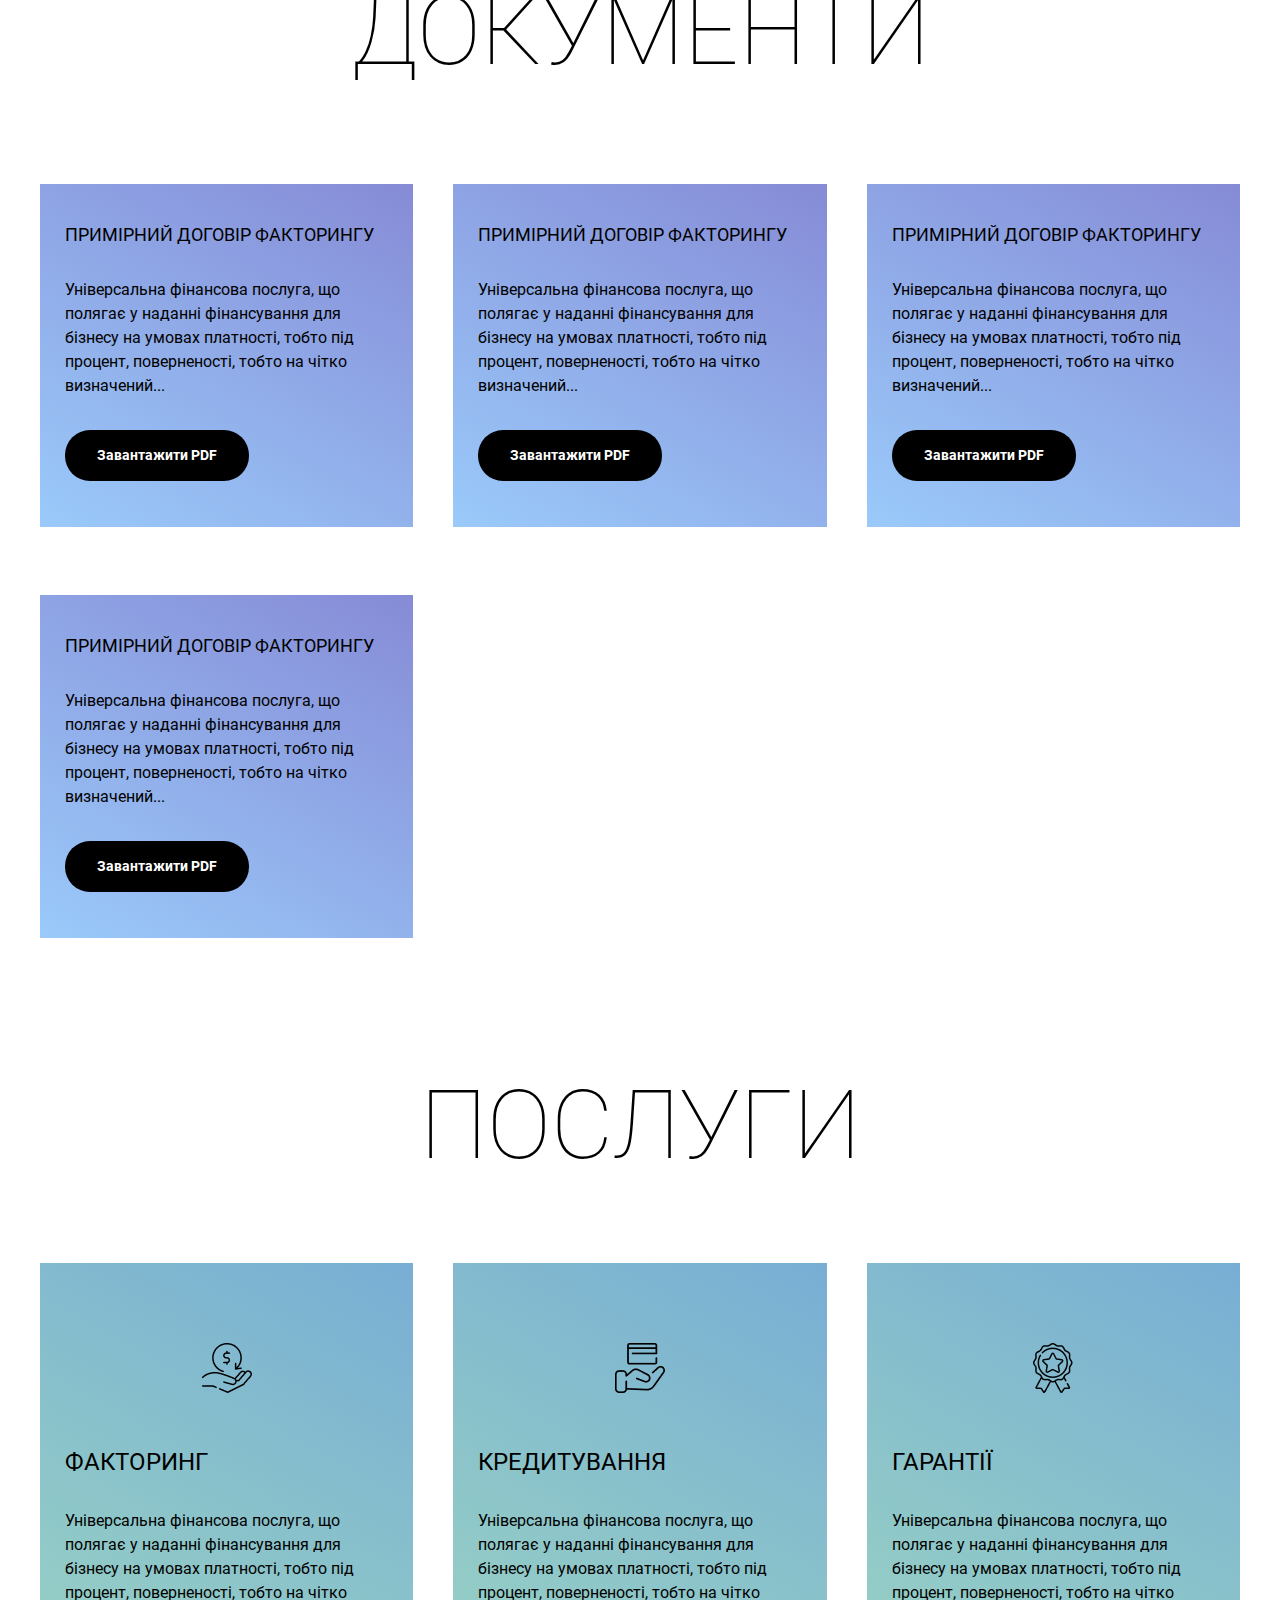
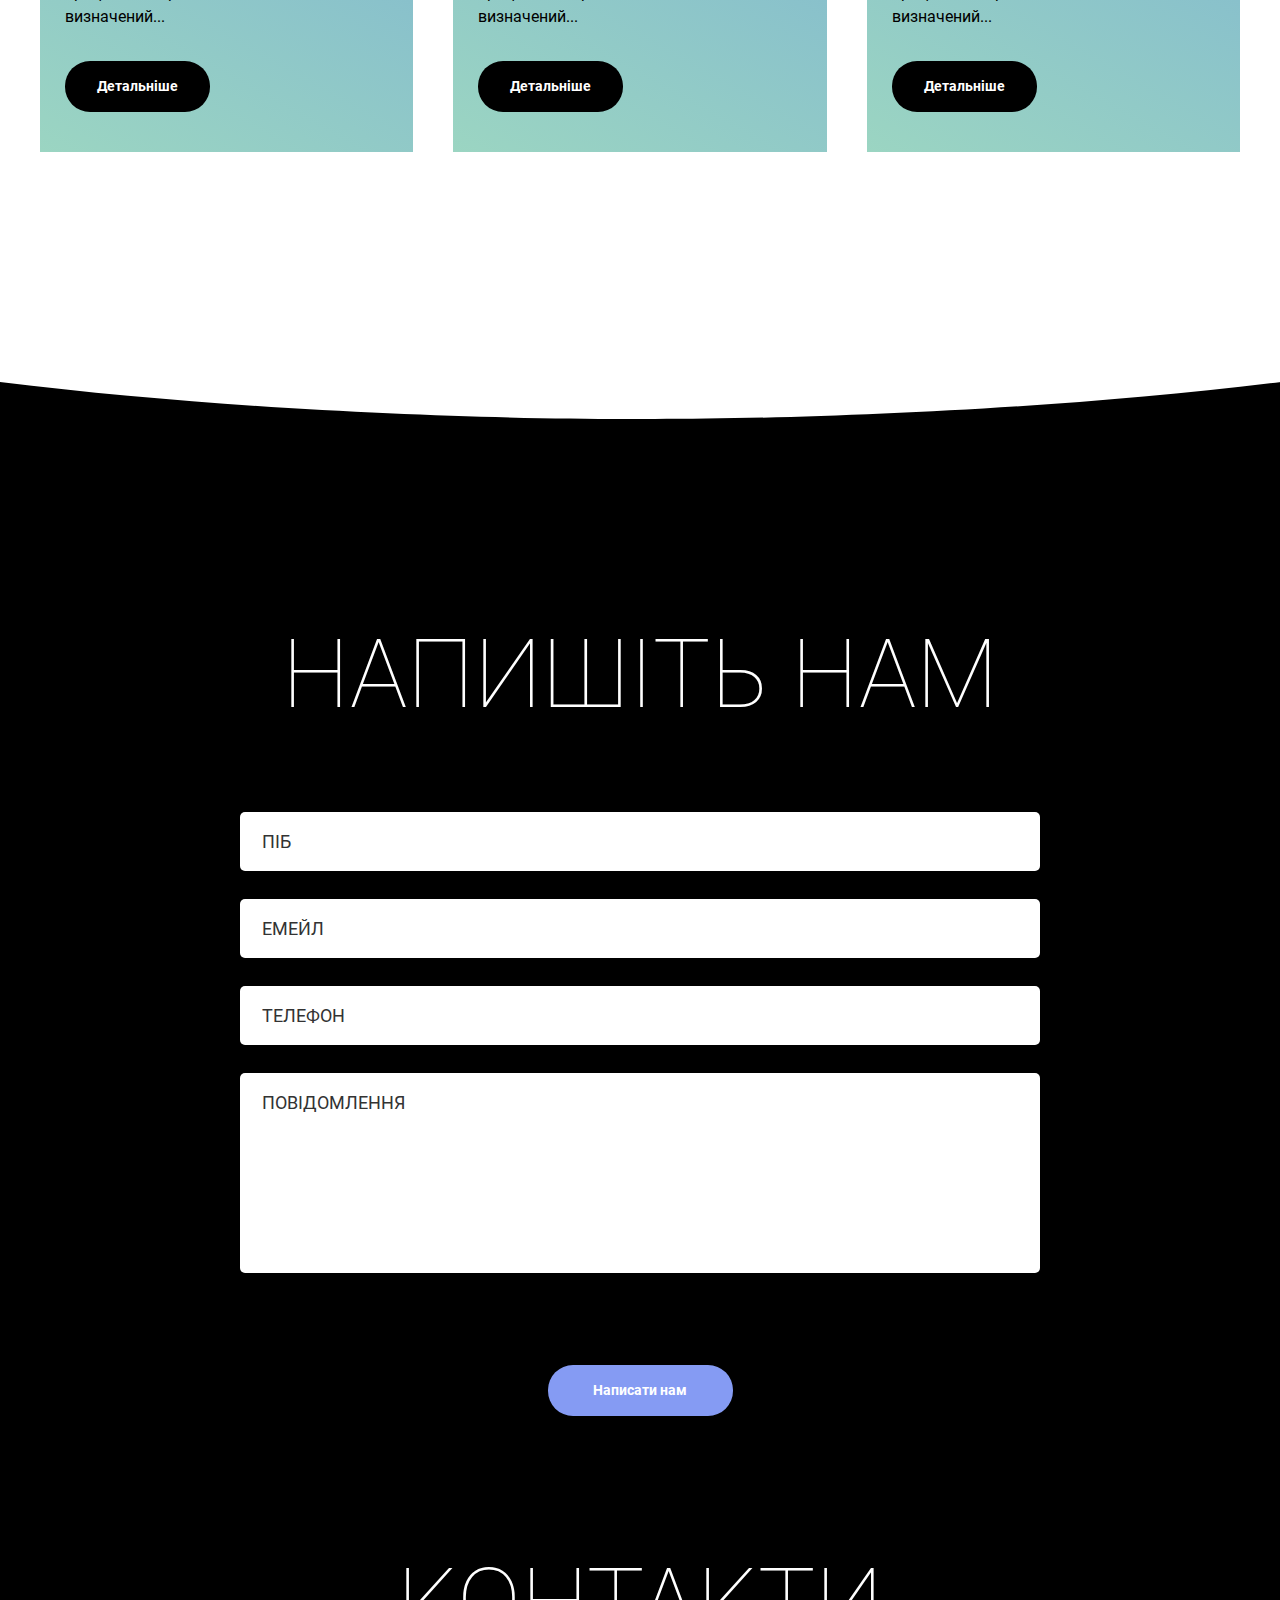
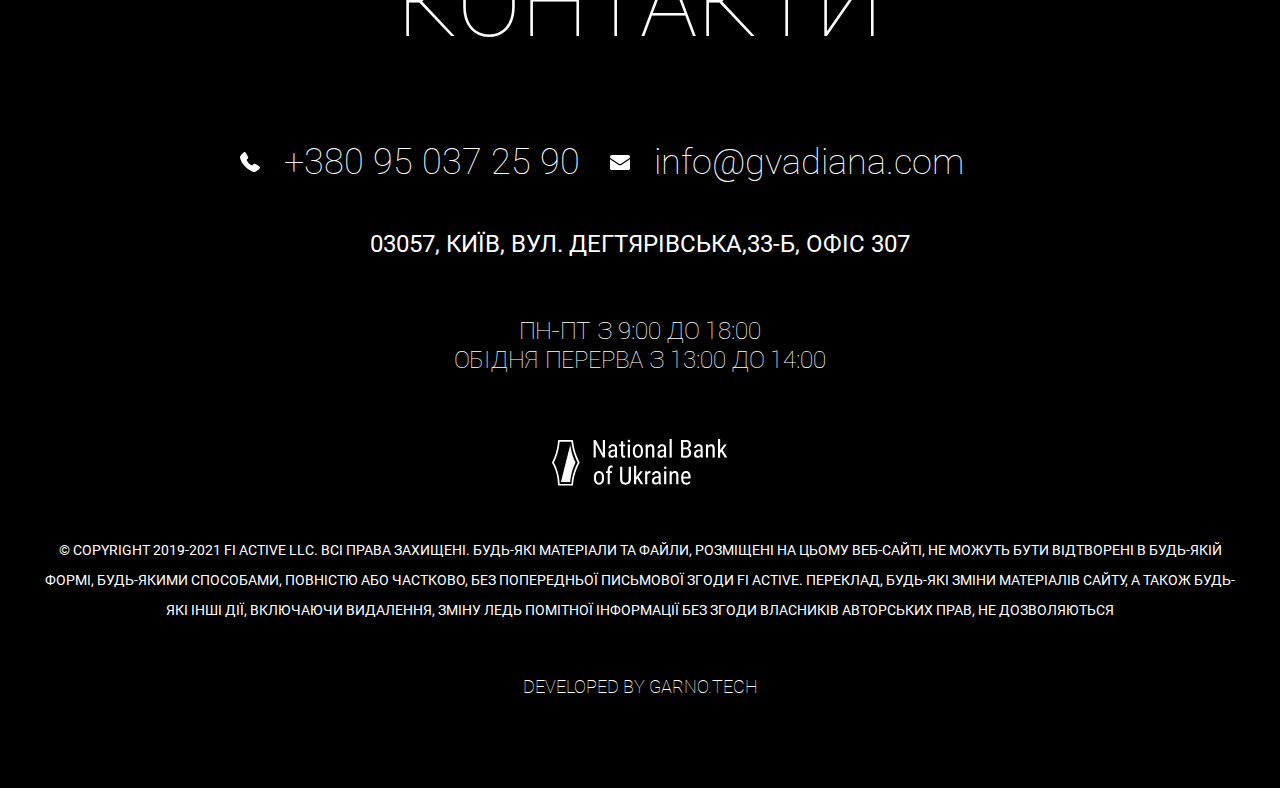
<file: single.html>
<!DOCTYPE html>
<html lang="en">
	<head>
		<meta charset="UTF-8">
		<meta name="viewport" content="width=device-width, initial-scale=1, maximum-scale=1">
		<title>Avila</title>

        <link rel="stylesheet" href="fonts/fonts.css">
        <link rel="stylesheet" href="style.css">
	</head>
	<body>

    <div class="container--inner">
        <div class="block block--single">
            <header class="main-header">
                <div class="container">
                    <div class="main-header__block">
                        <div class="main-header__wrap">
                            <div class="mobile-wrap">
                                <div class="main-nav__toggle">
                                    <span class="line-burger"></span>
                                 </div>
                            </div>
                            <ul class="main-header__list">
                                <li>
                                    <a href="/#about" class="main-header__link">Про нас</a>
                                </li>
                                <li>
                                    <a href="/#services" class="main-header__link">Послуги</a>
                                </li>
                                <li>
                                    <a href="/#desc" class="main-header__link">Захист прав споживачів</a>
                                </li>
                                <li>
                                    <a href="/#doc" class="main-header__link">Документи</a>
                                </li>
                                <li>
                                    <a href="/#contacts" class="main-header__link">Контакти</a>
                                </li>
                            </ul>
                        </div>
                        <button class="btn btn--header">Напишіть нам</button>
                    </div>
                </div>
            </header>
             <section class="single">
                <div class="container">
                    <ul class="breadcrumbs__list"> 
                        <li><a href="#">Головна</a></li>
                        <li>Transparency of financial products</li>
                     </ul>
                     <h1 class="title">Transparency of financial products</h1>
                     <div class="single__bg">  
                        <img src="img/bg-content.png">
                     </div>
                     <div class="single__text">
                         <p>Lorem ipsum dolor sit amet, consectetur adipiscing elit, sed do eiusmod tempor incididunt ut labore et dolore magna aliqua. Ut enim ad minim veniam, quis nostrud exercitation ullamco laboris nisi ut aliquip ex ea commodo consequat. Duis aute irure dolor in reprehenderit in voluptate velit esse cillum dolore eu fugiat nulla pariatur. Lorem ipsum dolor sit amet, consectetur adipiscing elit, sed do eiusmod tempor incididunt ut labore et dolore magna aliqua. Ut enim ad minim veniam, quis nostrud exercitation ullamco laboris nisi ut aliquip ex ea commodo consequat. Duis aute irure dolor in reprehenderit in voluptate velit esse cillum dolore eu fugiat nulla pariatur.</p>

                         <p>Lorem ipsum dolor sit amet, consectetur adipiscing elit, sed do eiusmod tempor incididunt ut labore et dolore magna aliqua. Ut enim ad minim veniam, quis nostrud exercitation ullamco laboris nisi ut aliquip ex ea commodo consequat. Duis aute irure dolor in reprehenderit in voluptate velit esse cillum dolore eu fugiat nulla pariatur. Lorem ipsum dolor sit amet, consectetur adipiscing elit, sed do eiusmod tempor incididunt ut labore et dolore magna aliqua. Ut enim ad minim veniam, quis nostrud exercitation ullamco laboris nisi ut aliquip ex ea commodo consequat. Duis aute irure dolor in reprehenderit in voluptate velit esse cillum dolore eu fugiat nulla pariatur.</p>

                        <p>Lorem ipsum dolor sit amet, consectetur adipiscing elit, sed do eiusmod tempor incididunt ut labore et dolore magna aliqua. Ut enim ad minim veniam, quis nostrud exercitation ullamco laboris nisi ut aliquip ex ea commodo consequat. Duis aute irure dolor in reprehenderit in voluptate velit esse cillum dolore eu fugiat nulla pariatur. Lorem ipsum dolor sit amet, consectetur adipiscing elit, sed do eiusmod tempor incididunt ut labore et dolore magna aliqua. Ut enim ad minim veniam, quis nostrud exercitation ullamco laboris nisi ut aliquip ex ea commodo consequat. Duis aute irure dolor in reprehenderit in voluptate velit esse cillum dolore eu fugiat nulla pariatur.</p>

                        <p>Lorem ipsum dolor sit amet, consectetur adipiscing elit, sed do eiusmod tempor incididunt ut labore et dolore magna aliqua. Ut enim ad minim veniam, quis nostrud exercitation ullamco laboris nisi ut aliquip ex ea commodo consequat. Duis aute irure dolor in reprehenderit in voluptate velit esse cillum dolore eu fugiat nulla pariatur. Lorem ipsum dolor sit amet, consectetur adipiscing elit, sed do eiusmod tempor incididunt ut labore et dolore magna aliqua. Ut enim ad minim veniam, quis nostrud exercitation ullamco laboris nisi ut aliquip ex ea commodo consequat. Duis aute irure dolor in reprehenderit in voluptate velit esse cillum dolore eu fugiat nulla pariatur.</p>    
                     </div> 
                </div>
            </section>
        </div>

        <section class="doc" id="doc">
            <div class="container">
                <h3 class="title">Документи</h3>
                <div class="doc__wrap"> 
                    <a href="#" class="doc__item">
                        <p class="doc__subtitle">Примірний договір факторингу</p>
                        <div class="doc__text">
                            <p>Універсальна фінансова послуга, що полягає у наданні фінансування для бізнесу на умовах платності, тобто під процент, поверненості, тобто на чітко визначений...</p>
                        </div>
                        <button class="btn btn--inner">Завантажити PDF</button>
                    </a>
                     <a href="#" class="doc__item">
                        <p class="doc__subtitle">Примірний договір факторингу</p>
                        <div class="doc__text">
                            <p>Універсальна фінансова послуга, що полягає у наданні фінансування для бізнесу на умовах платності, тобто під процент, поверненості, тобто на чітко визначений...</p>
                        </div>
                        <button class="btn btn--inner">Завантажити PDF</button>
                    </a>
                     <a href="#" class="doc__item">
                        <p class="doc__subtitle">Примірний договір факторингу</p>
                        <div class="doc__text">
                            <p>Універсальна фінансова послуга, що полягає у наданні фінансування для бізнесу на умовах платності, тобто під процент, поверненості, тобто на чітко визначений...</p>
                        </div>
                        <button class="btn btn--inner">Завантажити PDF</button>
                    </a>
                    <a href="#" class="doc__item">
                        <p class="doc__subtitle">Примірний договір факторингу</p>
                        <div class="doc__text">
                            <p>Універсальна фінансова послуга, що полягає у наданні фінансування для бізнесу на умовах платності, тобто під процент, поверненості, тобто на чітко визначений...</p>
                        </div>
                        <button class="btn btn--inner">Завантажити PDF</button>
                    </a>
                </div>  
            </div>
        </section>

          <section class="services" id="services">
            <div class="container">
                <h3 class="title">Послуги</h3>
                <div class="services__wrap">
                    <a href="#" class="services__item">
                        <div class="services__image">
                            <img src="img/services/serv_1.png">
                        </div>
                        <p class="services__subtitle">Факторинг</p>
                        <div class="services__text">
                            <p>Універсальна фінансова послуга, що полягає у наданні фінансування для бізнесу на умовах платності, тобто під процент, поверненості, тобто на чітко визначений...</p>
                        </div>
                        <button class="btn btn--inner">Детальніше</button>
                    </a>
                    <a href="#" class="services__item">
                        <div class="services__image">
                            <img src="img/services/serv_2.png">
                        </div>
                        <p class="services__subtitle">Кредитування</p>
                        <div class="services__text">
                            <p>Універсальна фінансова послуга, що полягає у наданні фінансування для бізнесу на умовах платності, тобто під процент, поверненості, тобто на чітко визначений...</p>
                        </div>
                        <button class="btn btn--inner">Детальніше</button>
                    </a>
                     <a href="#" class="services__item">
                        <div class="services__image">
                            <img src="img/services/serv_3.png">
                        </div>
                        <p class="services__subtitle">Гарантії</p>
                        <div class="services__text">
                            <p>Універсальна фінансова послуга, що полягає у наданні фінансування для бізнесу на умовах платності, тобто під процент, поверненості, тобто на чітко визначений...</p>
                        </div>
                        <button class="btn btn--inner">Детальніше</button>
                    </a>
                </div>
            </div>
        </section>

        <section class="contacts" id="write">
            <h3 class="title">Напишіть нам</h3>
            <div class="container container--contacts">
                <form action="">
                    <div class="contacts__wrap">
                        <div class="contacts__item">
                            <input id="c_fio" class="input" type="text" placeholder="ПІБ">
                        </div>
                         <div class="contacts__item">
                            <input id="c_email" class="input" type="email" placeholder="Емейл">
                        </div>
                         <div class="contacts__item">
                            <input id="c_tel" class="input" type="tel" placeholder="Телефон">
                        </div>
                        <div class="contacts__item contacts__item--area">
                            <textarea id="c_msg" class="input input--area" type="text" placeholder="Повідомлення"></textarea>
                        </div>
                    </div>
                    <p class="contacts__error contacts__error--fio" style="display: none;">Некоректний ПІБ</p>
                    <p class="contacts__error contacts__error--email" style="display: none;">Некоректний емейл</p>
                    <p class="contacts__error contacts__error--tel" style="display: none;">Некоректний телефон</p>
                    <button type="button" id="c_btn" class="btn btn--contacts">Написати нам</button>
                </form>
            </div>
            <div class="contacts__box">
                <div class="container container--contacts">
                    <h3 class="title" id="contacts">Контакти</h3>
                    <div class="contacts__row">
                        <a class="contacts__phone" href="tel:+380950372590">+380 95 037 25 90</a>
                        <a class="contacts__email" href="mailto:info@gvadiana.com">info@gvadiana.com </a>
                    </div>
                    <p class="contacts__address">03057, КИЇВ, ВУЛ. ДЕГТЯРІВСЬКА,33-Б, ОФІС 307</p>
                    <div class="contacts__schedule">
                        <p>ПН-ПТ З 9:00 ДО 18:00</p>
                        <p>ОБІДНЯ ПЕРЕРВА З 13:00 ДО 14:00</p>
                    </div>
                </div>
            </div>
        </section>

        <footer class="footer">
            <div class="container">
                <div class="footer__logo">
                    <img src="img/icons/logo.svg" alt="">
                </div>
                <div class="footer__text">
                    <p>© Copyright 2019-2021 FI ACTIVE LLC. Всі права захищені. Будь-які матеріали та файли, розміщені на цьому веб-сайті, не можуть бути відтворені в будь-якій формі, будь-якими способами, повністю або частково, без попередньої письмової згоди FI ACTIVE. Переклад, будь-які зміни матеріалів сайту, а також будь-які інші дії, включаючи видалення, зміну ледь помітної інформації без згоди власників авторських прав, не дозволяються</p>
                </div>
                <p class="footer__elem">developed by garno.tech</p>
            </div>
        </footer>
        </div>

        <script src="js/jquery-3.3.1.min.js"></script>
        <script src="js/jquery.maskedinput.min.js"></script>
        <script src="js/main.js"></script>

    </body>
</html>
</file>
<file: fonts/fonts.css>
@font-face {
    font-family: "roboto";
    src: url("roboto-regular.eot");
    src: url("roboto-regular.eot?#iefix") format("embedded-opentype"),
    url("roboto-regular.woff2") format("woff2"),
    url("roboto-regular.woff") format("woff"),
    url("roboto-regular.ttf") format("truetype"),
    url('roboto-regular.svg') format('svg');
    font-weight: normal;
    font-style: normal;
}

@font-face {
    font-family: "roboto";
    src: url("roboto-100.eot");
    src: url("roboto-100.eot?#iefix") format("embedded-opentype"),
    url("roboto-100.woff") format("woff"),
    url("roboto-100.woff2") format("woff2"),
    url("roboto-100.ttf") format("truetype"),
    url('roboto-100.svg') format('svg');
    font-weight: 100;
    font-style: normal;
}

@font-face {
    font-family: "roboto";
    src: url("roboto-200.eot");
    src: url("roboto-200.eot?#iefix") format("embedded-opentype"),
    url("roboto-200.woff") format("woff"),
    url("roboto-200.woff2") format("woff2"),
    url("roboto-200.ttf") format("truetype"),
    url('roboto-200.svg') format('svg');
    font-weight: 200;
    font-style: normal;
}


@font-face {
    font-family: "roboto";
    src: url("roboto-700.eot");
    src: url("roboto-700.eot?#iefix") format("embedded-opentype"),
    url("roboto-700.woff") format("woff"),
    url("roboto-700.woff2") format("woff2"),
    url("roboto-700.ttf") format("truetype"),
    url('roboto-700.svg') format('svg');
    font-weight: 700;
    font-style: normal;
}

@font-face {
    font-family: "roboto";
    src: url("roboto-900.eot");
    src: url("roboto-900.eot?#iefix") format("embedded-opentype"),
    url("roboto-900.woff") format("woff"),
    url("roboto-900.woff2") format("woff2"),
    url("roboto-900.ttf") format("truetype"),
    url('roboto-900.svg') format('svg');
    font-weight: 900;
    font-style: normal;
}
</file>
<file: css/style.css>
body,
div,
dl,
dt,
dd,
ul,
li,
h1,
h2,
h3,
h4,
h5,
h6,
pre,
code,
form,
fieldset,
input,
textarea,
p,
blockquote,
th,
td {
	margin: 0;
	padding: 0;
}

table {
	border-collapse: collapse;
	border-spacing: 0;
}

a {
	text-decoration: none;
}

fieldset,
img,
abbr {
	border: 0;
}

address,
caption,
cite,
code,
dfn,
th,
var {
	font-style: normal;
	font-weight: normal;
}

strong {
	font-weight: bold;
}

em {
	font-style: italic;
}

ul li {
	list-style: none;
}

caption,
th {
	text-align: left;
}

h1,
h2,
h3,
h4,
h5,
h6 {
	font-weight: bold;
}

sup {
	vertical-align: text-top;
}

sub {
	vertical-align: text-bottom;
}

input,
textarea,
select {
	font-family: inherit;
	font-size: inherit;
	font-weight: inherit;
	outline: none;
}

legend {
	color: #000;
}

article,
aside,
details,
figcaption,
figure,
footer,
header,
hgroup,
menu,
nav,
section,
main {
	display: block;
}

.main-header {
	padding-top: 50px;
}

.main-header + .doc {
	margin-top: -70px;
}

.main-header__block {
	position: relative;
	display: flex;
	flex-wrap: wrap;
	align-items: center;
}

.main-header__wrap {
	margin-right: auto;
}

.main-header__list {
	display: flex;
	align-items: center;
}

.main-header__list li:not(:last-child) {
	margin-right: 40px;
}

.main-header__link {
	display: block;
	font-size: 18px;
	line-height: 1.2;
	color: #fff;
	text-transform: uppercase;
	font-weight: 300;
	transition: 0.3s color;
}

.main-header__link:hover:not(.main-header__link--active) {
	color: #f0625a;
}

.main-header__description {
	font-size: 18px;
	color: #000;
	font-weight: bold;
	text-transform: uppercase;
	padding-right: 15px;
}

.mobile-wrap {
	display: none;
	align-items: center;
	justify-content: space-between;
	cursor: pointer;
}

.line-burger {
	display: block;
	position: absolute;
	top: 50%;
	left: 0;
	width: 25px;
	height: 3px;
	background-color: #fff;
	transition: 0.5s width;
}

.line-burger:after,
.line-burger:before {
	content: '';
	position: absolute;
	width: 25px;
	height: 3px;
	background-color: #fff;
	left: 0;
	transition: 0.5s;
}

.line-burger:after {
	top: calc(100% + 5px);
}

.line-burger:before {
	bottom: calc(100% + 5px);
}

.line-active {
	width: 0;
}

.line-active:after {
	top: 9px;
	transform: rotate(-45deg);
	transform-origin: 0 0;
}

.line-active:before {
	bottom: 9px;
	transform: rotate(45deg);
	transform-origin: 0 100%;
}

.main-nav__toggle {
	position: relative;
	cursor: pointer;
	display: none;
	width: 25px;
	height: 25px;
	margin-top: -5px;
}

body {
	margin: 0;
	padding: 0;
	width: 100%;
	min-width: 320px;
	min-height: 100vh;
	overflow-x: hidden;
	color: #333333;
	background-color: #fff;
	text-size-adjust: none;
	-webkit-text-size-adjust: none;
	-ms-text-size-adjust: none;
	font-size: 16px;
	line-height: 1.2;
	font-weight: normal;
	font-style: normal;
	font-family: "Roboto";
}

* {
	box-sizing: border-box;
}

img {
	max-width: 100%;
	height: auto;
}

.svg-about {
	display: none;
}

.container {
	max-width: 1240px;
	margin: 0 auto;
	padding: 0 20px;
}

.container--inner {
	max-width: 1920px;
	margin: 0 auto;
}

.container--about {
	max-width: 630px;
}

.container--contacts {
	max-width: 840px;
}

.block {
	background-color: #000;
	position: relative;
}

.block:after {
	position: absolute;
	content: ' ';
	z-index: 2;
	bottom: -4px;
	left: -1px;
	right: -1px;
	width: calc(100% + 2px);
	height: 216px;
	background-image: url(../img/bg-top.svg);
	background-repeat: no-repeat;
	background-size: cover;
	background-position: center;
}

.block--main {
	z-index: 2;
	background-image: linear-gradient(246.65deg, rgba(155, 213, 195, 0.7) -1.32%, rgba(121, 175, 212, 0.7) 102.69%);
}

.block + section {
	margin-top: -125px;
}

.block--doc {
	padding-bottom: 330px;
}

.block--single + .doc {
	margin-top: -260px;
}

.title {
	font-size: 96px;
	line-height: 1.2;
	color: #000000;
	text-transform: uppercase;
	text-align: center;
	padding-bottom: 80px;
	font-weight: 100;
}

.input {
	display: block;
	width: 100%;
	font-size: 18px;
	color: #333;
	border: 2px solid #e6e6e6;
	border-radius: 5px;
	outline: none;
	text-transform: uppercase;
	padding: 17px 20px;
}

.input::placeholder {
	color: #333333;
}

.input:focus::placeholder {
	color: transparent;
}

.input--area {
	min-height: 200px;
	resize: none;
}

.btn {
	display: block;
	width: max-content;
	cursor: pointer;
	font-size: 14px;
	line-height: 1.2;
	color: #000000;
	background: #fff;
	border: none;
	outline: none;
	border-radius: 25px;
	padding: 17px 32px;
	text-align: center;
	font-weight: 700;
	transition: 0.2s background, 0.2s color;
	font-family: "Roboto";
	font-weight: 700;
}

.btn--inner {
	background-color: #000;
	color: #fff;
}

.btn--elem,
.btn--contacts {
	max-width: 185px;
	width: 100%;
	background-color: #859bf3;
	color: #fff;
	margin: 0 auto;
}

.btn--elem:hover {
	background-color: #000;
}

.btn--contacts:hover {
	background-color: #fff;
	color: #000;
}

.btn--header:hover {
	background: #859bf3;
	color: #fff;
}

.breadcrumbs__list {
	display: flex;
	flex-wrap: wrap;
	justify-content: center;
	align-items: center;
	padding-bottom: 52px;
}

.breadcrumbs__list li {
	display: block;
	cursor: default;
	margin-bottom: 15px;
}

.breadcrumbs__list li:not(:last-child) {
	margin-right: 40px;
	transition: 0.3s color;
	position: relative;
}

.breadcrumbs__list li:not(:last-child):after {
	position: relative;
	right: -20px;
	line-height: 1;
	content: '/';
	color: #858585;
}

.breadcrumbs__list li,
.breadcrumbs__list a {
	font-size: 16px;
	line-height: 1.2;
	color: #fff;
	text-transform: uppercase;
	text-align: center;
	transition: 0.25s color;
}

.breadcrumbs__list a:hover {
	color: #f0625a;
}

.about {
	padding-bottom: 442px;
	margin-top: 145px;
}

.about__wrap {
	position: relative;
	z-index: 2;
}

.about__title {
	font-size: 128px;
	line-height: 1.2;
	color: #fff;
	text-align: center;
	text-transform: uppercase;
	margin-bottom: 35px;
	font-weight: 100;
}

.about__subtitle {
	font-size: 40px;
	line-height: 1.2;
	color: #fff;
	text-align: center;
	text-transform: uppercase;
	margin-bottom: 100px;
	font-weight: 100;
}

.about__text {
	margin-bottom: 90px;
}

.about__text p {
	font-size: 20px;
	line-height: 1.5;
	color: #fff;
	text-align: center;
}

.about__btn {
	cursor: pointer;
	display: block;
	width: 70px;
	height: 70px;
	background-color: transparent;
	background-image: url(../img/icons/details.svg);
	background-repeat: no-repeat;
	background-position: center;
	border: 2px solid #fff;
	border-radius: 35px;
	outline: none;
	margin: 0 auto;
}

.info {
	position: relative;
	z-index: 2;
	margin-bottom: 140px;
}

.info__wrap {
	position: relative;
}

.info__item--text {
	width: 588px;
}

.info__item--image {
	max-width: 685px;
	width: 100%;
	position: absolute;
	top: 0px;
	right: 0px;
}

.info__subtitle {
	font-size: 96px;
	line-height: 1.46;
	color: #000000;
	text-transform: uppercase;
	margin-bottom: 40px;
	font-weight: 700;
}

.info__text {
	margin-bottom: 82px;
}

.info__text p {
	font-size: 20px;
	line-height: 1.5;
	color: #000000;
}

.services {
	position: relative;
	z-index: 2;
	padding-bottom: 105px;
}

.services__wrap {
	display: flex;
	flex-wrap: wrap;
	margin: 0 -20px;
}

.services__item {
	width: calc(100% / 3 - 40px);
	background: linear-gradient(209.1deg, #78aed4 0%, #9bd5c2 100%);
	padding: 80px 25px;
	padding-bottom: 40px;
	margin: 0 20px;
	margin-bottom: 45px;
}

.services__item:hover .btn {
	background: #fff;
	color: #000;
}

.services__image {
	margin-bottom: 54px;
}

.services__image img {
	display: block;
	margin: 0 auto;
}

.services__subtitle {
	font-size: 24px;
	line-height: 1.25;
	color: #000000;
	text-transform: uppercase;
	margin-bottom: 32px;
}

.services__text {
	margin-bottom: 32px;
}

.services__text p {
	font-size: 16px;
	line-height: 1.5;
	color: #000000;
}

.desc {
	margin-bottom: 140px;
}

.desc .title {
	font-size: 64px;
}

.desc__text {
	margin-top: 35px;
	padding-bottom: 88px;
}

.desc__text p {
	font-size: 18px;
	line-height: 1.6;
	color: #8A8A8A;
}

.desc__text p:not(:last-child) {
	padding-bottom: 2em;
}

.doc {
	position: relative;
	z-index: 2;
	margin-bottom: 62px;
}

.doc + .services {
	margin-top: -50px;
	padding-bottom: 10px;
}

.doc__wrap {
	display: flex;
	flex-wrap: wrap;
	padding-top: 15px;
	padding-bottom: 50px;
	margin: 0 -20px;
}

.doc__item {
	width: calc(100% / 3 - 40px);
	background: linear-gradient(209.1deg, #868BD6 0%, #9ACAFA 100%);
	padding: 36px 25px;
	padding-bottom: 46px;
	margin: 0 20px;
	margin-bottom: 68px;
}

.doc__item:hover .btn {
	background: #fff;
	color: #000;
}

.doc__subtitle {
	font-size: 18px;
	line-height: 1.67;
	color: #000;
	text-transform: uppercase;
	margin-bottom: 28px;
}

.doc__text {
	margin-bottom: 32px;
}

.doc__text p {
	font-size: 16px;
	line-height: 1.5;
	color: #000;
}

.contacts {
	background-color: #000000;
	position: relative;
	padding-top: 410px;
	padding-bottom: 65px;
}

.contacts:after {
	position: absolute;
	content: ' ';
	z-index: 2;
	top: -4px;
	left: -1px;
	right: -1px;
	width: calc(100% + 2px);
	height: 216px;
	background-image: url(../img/bg-contacts.svg);
	background-repeat: no-repeat;
	background-size: cover;
	background-position: center;
}

.contacts .btn {
	margin-top: 64px;
}

.contacts .title {
	color: #fff;
}

.contacts__wrap {
	display: flex;
	flex-wrap: wrap;
}

.contacts__item {
	width: 100%;
	margin-bottom: 28px;
}

.contacts__box {
	margin-top: 130px;
}

.contacts__row {
	display: flex;
	align-items: center;
	padding-bottom: 26px;
}

.contacts__phone,
.contacts__email {
	background-repeat: no-repeat;
	background-position: left center;
	font-size: 36px;
	line-height: 1.2;
	color: #fff;
	padding-left: 44px;
	margin-bottom: 20px;
	font-weight: 100;
}

.contacts__phone {
	background-image: url(../img/icons/phone.svg);
	margin-right: 30px;
}

.contacts__email {
	background-image: url(../img/icons/email.svg);
}

.contacts__address {
	font-size: 24px;
	line-height: 1.2;
	color: #fff;
	text-align: center;
	margin-bottom: 58px;
}

.contacts__schedule p {
	font-size: 24px;
	line-height: 1.2;
	color: #fff;
	text-align: center;
	font-weight: 200;
}

.contacts__error {
	color: #ff0000;
	letter-spacing: 0.04em;
	padding-bottom: 20px;
	font-weight: 700;
}

.single {
	padding-bottom: 345px;
	margin-top: 80px;
	margin-bottom: 135px;
}

.single .title {
	font-size: 48px;
	color: #fff;
	padding-bottom: 75px;
}

.single__bg {
	margin-bottom: 52px;
}

.single__bg img {
	display: block;
	width: 100%;
}

.single__text {
	font-size: 16px;
	line-height: 1.88;
	color: #fff;
}

.single__text p:not(:last-child) {
	padding-bottom: 2em;
}

.single__text h1 {
	font-size: 24px;
}

.single__text h2 {
	font-size: 22px;
}

.single__text h3 {
	font-size: 18px;
}

.single__text h4,
.single__text h5,
.single__text h6 {
	font-size: 16px;
	line-height: 1.29;
}

.single__text h1,
.single__text h2,
.single__text h3,
.single__text h4,
.single__text h5,
.single__text h6 {
	padding-bottom: 15px;
	font-weight: 500;
}

.single__text ul,
.single__text ol {
	padding: 0px;
	margin: 0px;
	padding-bottom: 1.5em;
}

.single__text ul li,
.single__text ol li {
	position: relative;
	line-height: 1.25;
	margin-bottom: 6px;
	font-weight: normal;
}

.single__text ol li {
	list-style-position: inside;
}

.single__text a {
	display: inline-block;
	margin-bottom: 12px;
}

.footer {
	background-color: #000;
	padding-bottom: 90px;
}

.footer__logo {
	max-width: 176px;
	width: 100%;
	margin: 0 auto;
	margin-bottom: 50px;
}

.footer__logo img {
	display: block;
}

.footer__text {
	margin-bottom: 50px;
}

.footer__text p {
	font-size: 14px;
	line-height: 2.14;
	color: #fff;
	text-align: center;
	text-transform: uppercase;
}

.footer__elem {
	font-size: 18px;
	line-height: 1.2;
	color: #fff;
	text-align: center;
	text-transform: uppercase;
	font-weight: 100;
}

@media screen and (max-width: 1199px) {

.info {
	margin-bottom: 100px;
}

.info__item--text {
	width: 100%;
}

.info__item--image {
	position: static;
	margin: 0 auto;
}

.info__subtitle br {
	display: none;
}

.contacts__row {
	flex-wrap: wrap;
	justify-content: center;
}

}

@media screen and (max-width: 1150px) {

.main-header__link {
	font-size: 17px;
}

}

@media screen and (max-width: 1022px) {

.main-header__list li:not(:last-child) {
	margin-right: 28px;
}

.main-header__link {
	font-size: 16px;
}

.block:after {
	height: 130px;
}

.block + section {
	margin-top: -80px;
}

.block--doc {
	padding-bottom: 230px;
}

.block--single + .doc {
	margin-top: -140px;
}

.title {
	font-size: 38px;
	padding-bottom: 60px;
}

.about {
	padding-bottom: 300px;
	margin-top: 110px;
}

.about__subtitle {
	font-size: 30px;
	margin-bottom: 80px;
}

.about__text {
	margin-bottom: 75px;
}

.info {
	margin-bottom: 80px;
}

.info__subtitle {
	font-size: 90px;
}

.services {
	padding-bottom: 30px;
}

.services__wrap {
	margin: 0px;
}

.services__item {
	width: 100%;
	max-width: 550px;
	padding: 40px 20px;
	margin: 0px auto;
	margin-bottom: 45px;
}

.desc {
	margin-bottom: 60px;
}

.desc .title {
	font-size: 42px;
}

.desc__text {
	margin-top: 15px;
}

.doc {
	margin-bottom: 40px;
}

.doc__wrap {
	padding-top: 0px;
	padding-bottom: 20px;
	margin: 0px;
}

.doc__item {
	width: 100%;
	max-width: 550px;
	margin: 0 auto;
	margin-bottom: 45px;
}

.contacts {
	padding-top: 230px;
}

.contacts:after {
	height: 130px;
}

.contacts__box {
	margin-top: 90px;
}

.contacts__phone,
.contacts__email {
	font-size: 30px;
}

.contacts__schedule p {
	font-size: 16px;
}

.single {
	padding-bottom: 220px;
	margin-bottom: 70px;
}

}

@media screen and (max-width: 960px) {

.main-header__block {
	justify-content: space-between;
}

.main-header__wrap {
	margin-right: 30px;
}

.main-header__list {
	display: none;
	width: calc(100% + 40px);
	top: 100%;
	left: -20px;
	right: 0px;
	z-index: 3;
	position: absolute;
	max-height: calc(100vh - 70px);
	overflow-y: auto;
	overflow-x: hidden;
	padding: 0;
	padding-bottom: 10px;
	background-color: #000;
}

.main-header__link {
	padding: 8px 20px;
}

.mobile-wrap {
	display: flex;
	width: 100%;
	padding: 7px 0px;
	padding-bottom: 8px;
}

.main-nav__toggle {
	display: block;
}

.block--main .main-header__list {
	background-color: #68908B;
}

}

@media screen and (max-width: 767px) {

.block:after {
	height: 90px;
}

.block--doc {
	padding-bottom: 190px;
}

.block--single + .doc {
	margin-top: -110px;
}

.title {
	font-size: 30px;
	padding-bottom: 36px;
}

.breadcrumbs__list {
	padding-bottom: 36px;
}

.about {
	padding-bottom: 240px;
	margin-top: 90px;
}

.about__title {
	font-size: 100px;
}

.about__subtitle {
	margin-bottom: 60px;
}

.about__text {
	margin-bottom: 60px;
}

.info {
	margin-bottom: 50px;
}

.info__subtitle {
	font-size: 68px;
}

.desc .title {
	font-size: 34px;
}

.contacts {
	padding-top: 150px;
}

.contacts:after {
	height: 90px;
}

.contacts__phone,
.contacts__email {
	font-size: 22px;
}

.contacts__address {
	font-size: 22px;
}

.single {
	padding-bottom: 145px;
}

.single .title {
	font-size: 38px;
	padding-bottom: 36px;
}

.single .title {
	font-size: 30px;
}

}

@media screen and (max-width: 560px) {

.info__subtitle {
	font-size: 48px;
}

}

@media screen and (max-width: 400px) {

.info__subtitle {
	font-size: 36px;
}

}
</file>
<file: style.css>
body,
div,
dl,
dt,
dd,
ul,
li,
h1,
h2,
h3,
h4,
h5,
h6,
pre,
code,
form,
fieldset,
input,
textarea,
p,
blockquote,
th,
td {
	margin: 0;
	padding: 0;
}

table {
	border-collapse: collapse;
	border-spacing: 0;
}

a {
	text-decoration: none;
}

fieldset,
img,
abbr {
	border: 0;
}

address,
caption,
cite,
code,
dfn,
th,
var {
	font-style: normal;
	font-weight: normal;
}

strong {
	font-weight: bold;
}

em {
	font-style: italic;
}

ul li {
	list-style: none;
}

caption,
th {
	text-align: left;
}

h1,
h2,
h3,
h4,
h5,
h6 {
	font-weight: bold;
}

sup {
	vertical-align: text-top;
}

sub {
	vertical-align: text-bottom;
}

input,
textarea,
select {
	font-family: inherit;
	font-size: inherit;
	font-weight: inherit;
	outline: none;
}

legend {
	color: #000;
}

article,
aside,
details,
figcaption,
figure,
footer,
header,
hgroup,
menu,
nav,
section,
main {
	display: block;
}

.main-header {
	padding-top: 50px;
}

.main-header + .doc {
	margin-top: -70px;
}

.main-header__block {
	position: relative;
	display: flex;
	flex-wrap: wrap;
	align-items: center;
}

.main-header__wrap {
	margin-right: auto;
}

.main-header__list {
	display: flex;
	align-items: center;
}

.main-header__list li:not(:last-child) {
	margin-right: 40px;
}

.main-header__link {
	display: block;
	font-size: 18px;
	line-height: 1.2;
	color: #fff;
	text-transform: uppercase;
	font-weight: 300;
	transition: 0.3s color;
}

.main-header__link:hover:not(.main-header__link--active) {
	color: #f0625a;
}

.main-header__description {
	font-size: 18px;
	color: #000;
	font-weight: bold;
	text-transform: uppercase;
	padding-right: 15px;
}

.mobile-wrap {
	display: none;
	align-items: center;
	justify-content: space-between;
	cursor: pointer;
}

.line-burger {
	display: block;
	position: absolute;
	top: 50%;
	left: 0;
	width: 25px;
	height: 3px;
	background-color: #fff;
	transition: 0.5s width;
}

.line-burger:after,
.line-burger:before {
	content: '';
	position: absolute;
	width: 25px;
	height: 3px;
	background-color: #fff;
	left: 0;
	transition: 0.5s;
}

.line-burger:after {
	top: calc(100% + 5px);
}

.line-burger:before {
	bottom: calc(100% + 5px);
}

.line-active {
	width: 0;
}

.line-active:after {
	top: 9px;
	transform: rotate(-45deg);
	transform-origin: 0 0;
}

.line-active:before {
	bottom: 9px;
	transform: rotate(45deg);
	transform-origin: 0 100%;
}

.main-nav__toggle {
	position: relative;
	cursor: pointer;
	display: none;
	width: 25px;
	height: 25px;
	margin-top: -5px;
}

body {
	margin: 0;
	padding: 0;
	width: 100%;
	min-width: 320px;
	min-height: 100vh;
	overflow-x: hidden;
	color: #333333;
	background-color: #fff;
	text-size-adjust: none;
	-webkit-text-size-adjust: none;
	-ms-text-size-adjust: none;
	font-size: 16px;
	line-height: 1.2;
	font-weight: normal;
	font-style: normal;
	font-family: "Roboto";
}

* {
	box-sizing: border-box;
}

img {
	max-width: 100%;
	height: auto;
}

.svg-about {
	display: none;
}

.container {
	max-width: 1240px;
	margin: 0 auto;
	padding: 0 20px;
}

.container--inner {
	max-width: 1920px;
	margin: 0 auto;
}

.container--about {
	max-width: 630px;
}

.container--contacts {
	max-width: 840px;
}

.block {
	background-color: #000;
	position: relative;
}

.block:after {
	position: absolute;
	content: ' ';
	z-index: 2;
	bottom: -4px;
	left: -1px;
	right: -1px;
	width: calc(100% + 2px);
	height: 216px;
	background-image: url(img/bg-top.svg);
	background-repeat: no-repeat;
	background-size: cover;
	background-position: center;
}

.block--main {
	z-index: 2;
	background-image: linear-gradient(246.65deg, rgba(155, 213, 195, 0.7) -1.32%, rgba(121, 175, 212, 0.7) 102.69%);
}

.block + section {
	margin-top: -125px;
}

.block--doc {
	padding-bottom: 330px;
}

.block--single + .doc {
	margin-top: -260px;
}

.title {
	font-size: 96px;
	line-height: 1.2;
	color: #000000;
	text-transform: uppercase;
	text-align: center;
	padding-bottom: 80px;
	font-weight: 100;
}

.input {
	display: block;
	width: 100%;
	font-size: 18px;
	color: #333;
	border: 2px solid transparent;
	border-radius: 5px;
	outline: none;
	text-transform: uppercase;
	padding: 17px 20px;
}

.input::placeholder {
	color: #333333;
}

.input:focus::placeholder {
	color: transparent;
}

.input--area {
	min-height: 200px;
	resize: none;
}

.input.form-fail {
	border-color: #ff0000;
}

.btn {
	display: block;
	width: max-content;
	cursor: pointer;
	font-size: 14px;
	line-height: 1.2;
	color: #000000;
	background: #fff;
	border: none;
	outline: none;
	border-radius: 25px;
	padding: 17px 32px;
	text-align: center;
	font-weight: 700;
	transition: 0.2s background, 0.2s color;
	font-family: "Roboto";
	font-weight: 700;
}

.btn--inner {
	background-color: #000;
	color: #fff;
}

.btn--elem,
.btn--contacts {
	max-width: 185px;
	width: 100%;
	background-color: #859bf3;
	color: #fff;
	margin: 0 auto;
}

.btn--elem:hover {
	background-color: #000;
}

.btn--contacts:hover {
	background-color: #fff;
	color: #000;
}

.btn--header:hover {
	background: #859bf3;
	color: #fff;
}

.breadcrumbs__list {
	display: flex;
	flex-wrap: wrap;
	justify-content: center;
	align-items: center;
	padding-bottom: 52px;
}

.breadcrumbs__list li {
	display: block;
	cursor: default;
	margin-bottom: 15px;
}

.breadcrumbs__list li:not(:last-child) {
	margin-right: 40px;
	transition: 0.3s color;
	position: relative;
}

.breadcrumbs__list li:not(:last-child):after {
	position: relative;
	right: -20px;
	line-height: 1;
	content: '/';
	color: #fff;
}

.breadcrumbs__list li,
.breadcrumbs__list a {
	font-size: 16px;
	line-height: 1.2;
	color: #fff;
	text-transform: uppercase;
	text-align: center;
	transition: 0.25s color;
}

.breadcrumbs__list a:hover {
	color: #859bf3;
}

.about {
	padding-bottom: 442px;
	margin-top: 145px;
}

.about__wrap {
	position: relative;
	z-index: 2;
}

.about__title {
	font-size: 128px;
	line-height: 1.2;
	color: #fff;
	text-align: center;
	text-transform: uppercase;
	margin-bottom: 35px;
	font-weight: 100;
}

.about__subtitle {
	font-size: 40px;
	line-height: 1.2;
	color: #fff;
	text-align: center;
	text-transform: uppercase;
	margin-bottom: 100px;
	font-weight: 100;
}

.about__text {
	margin-bottom: 90px;
}

.about__text p {
	font-size: 20px;
	line-height: 1.5;
	color: #fff;
	text-align: center;
}

.about__btn {
	cursor: pointer;
	display: block;
	width: 70px;
	height: 70px;
	background-color: transparent;
	background-image: url(img/icons/details.svg);
	background-repeat: no-repeat;
	background-position: center;
	border: 2px solid #fff;
	border-radius: 35px;
	outline: none;
	margin: 0 auto;
}

.services {
	position: relative;
	z-index: 2;
	padding-bottom: 105px;
}

.services__wrap {
	display: flex;
	flex-wrap: wrap;
	margin: 0 -20px;
}

.services__item {
	width: calc(100% / 3 - 40px);
	background: linear-gradient(209.1deg, #78aed4 0%, #9bd5c2 100%);
	padding: 80px 25px;
	padding-bottom: 40px;
	margin: 0 20px;
	margin-bottom: 45px;
}

.services__item:hover .btn {
	background: #fff;
	color: #000;
}

.services__image {
	margin-bottom: 54px;
}

.services__image img {
	display: block;
	margin: 0 auto;
}

.services__subtitle {
	font-size: 24px;
	line-height: 1.25;
	color: #000000;
	text-transform: uppercase;
	margin-bottom: 32px;
}

.services__text {
	margin-bottom: 32px;
}

.services__text p {
	font-size: 16px;
	line-height: 1.5;
	color: #000000;
}

.desc {
	margin-bottom: 140px;
}

.desc .title {
	font-size: 64px;
}

.desc__text {
	margin-top: 35px;
	padding-bottom: 88px;
}

.desc__text p {
	font-size: 18px;
	line-height: 1.6;
	color: #8A8A8A;
}

.desc__text p:not(:last-child) {
	padding-bottom: 2em;
}

.doc {
	position: relative;
	z-index: 2;
	margin-bottom: 62px;
}

.doc + .services {
	margin-top: -50px;
	padding-bottom: 10px;
}

.doc__wrap {
	display: flex;
	flex-wrap: wrap;
	padding-top: 15px;
	padding-bottom: 50px;
	margin: 0 -20px;
}

.doc__item {
	width: calc(100% / 3 - 40px);
	background: linear-gradient(209.1deg, #868BD6 0%, #9ACAFA 100%);
	padding: 36px 25px;
	padding-bottom: 46px;
	margin: 0 20px;
	margin-bottom: 68px;
}

.doc__item:hover .btn {
	background: #fff;
	color: #000;
}

.doc__subtitle {
	font-size: 18px;
	line-height: 1.67;
	color: #000;
	text-transform: uppercase;
	margin-bottom: 28px;
}

.doc__text {
	margin-bottom: 32px;
}

.doc__text p {
	font-size: 16px;
	line-height: 1.5;
	color: #000;
}

.contacts {
	background-color: #000000;
	position: relative;
	padding-top: 410px;
	padding-bottom: 65px;
}

.contacts:after {
	position: absolute;
	content: ' ';
	z-index: 2;
	top: -4px;
	left: -1px;
	right: -1px;
	width: calc(100% + 2px);
	height: 216px;
	background-image: url(img/bg-contacts.svg);
	background-repeat: no-repeat;
	background-size: cover;
	background-position: center;
}

.contacts .btn {
	margin-top: 64px;
}

.contacts .title {
	color: #fff;
}

.contacts__wrap {
	display: flex;
	flex-wrap: wrap;
}

.contacts__item {
	width: 100%;
	margin-bottom: 28px;
}

.contacts__box {
	margin-top: 130px;
}

.contacts__row {
	display: flex;
	align-items: center;
	padding-bottom: 26px;
}

.contacts__phone,
.contacts__email {
	background-repeat: no-repeat;
	background-position: left center;
	font-size: 36px;
	line-height: 1.2;
	color: #fff;
	padding-left: 44px;
	margin-bottom: 20px;
	font-weight: 100;
}

.contacts__phone {
	background-image: url(img/icons/phone.svg);
	margin-right: 30px;
}

.contacts__email {
	background-image: url(img/icons/email.svg);
}

.contacts__address {
	font-size: 24px;
	line-height: 1.2;
	color: #fff;
	text-align: center;
	margin-bottom: 58px;
}

.contacts__schedule p {
	font-size: 24px;
	line-height: 1.2;
	color: #fff;
	text-align: center;
	font-weight: 200;
}

.contacts__error {
	color: #ff0000;
	letter-spacing: 0.04em;
	padding-bottom: 20px;
	font-weight: 700;
}

.single {
	padding-bottom: 345px;
	margin-top: 80px;
	margin-bottom: 135px;
}

.single .title {
	font-size: 48px;
	color: #fff;
	padding-bottom: 75px;
}

.single__bg {
	margin-bottom: 52px;
}

.single__bg img {
	display: block;
	width: 100%;
}

.single__text {
	font-size: 16px;
	line-height: 1.88;
	color: #fff;
}

.single__text p:not(:last-child) {
	padding-bottom: 2em;
}

.single__text h1 {
	font-size: 24px;
}

.single__text h2 {
	font-size: 22px;
}

.single__text h3 {
	font-size: 18px;
}

.single__text h4,
.single__text h5,
.single__text h6 {
	font-size: 16px;
	line-height: 1.29;
}

.single__text h1,
.single__text h2,
.single__text h3,
.single__text h4,
.single__text h5,
.single__text h6 {
	padding-bottom: 15px;
	font-weight: 500;
}

.single__text ul,
.single__text ol {
	padding: 0px;
	margin: 0px;
	padding-bottom: 1.5em;
}

.single__text ul li,
.single__text ol li {
	position: relative;
	line-height: 1.25;
	margin-bottom: 6px;
	font-weight: normal;
}

.single__text ol li {
	list-style-position: inside;
}

.single__text a {
	display: inline-block;
	margin-bottom: 12px;
}

.footer {
	background-color: #000;
	padding-bottom: 90px;
}

.footer__logo {
	max-width: 176px;
	width: 100%;
	margin: 0 auto;
	margin-bottom: 50px;
}

.footer__logo img {
	display: block;
}

.footer__text {
	margin-bottom: 50px;
}

.footer__text p {
	font-size: 14px;
	line-height: 2.14;
	color: #fff;
	text-align: center;
	text-transform: uppercase;
}

.footer__elem {
	font-size: 18px;
	line-height: 1.2;
	color: #fff;
	text-align: center;
	text-transform: uppercase;
	font-weight: 100;
}

@media screen and (max-width: 1199px) {

.contacts__row {
	flex-wrap: wrap;
	justify-content: center;
}

}

@media screen and (max-width: 1150px) {

.main-header__link {
	font-size: 17px;
}

}

@media screen and (max-width: 1022px) {

.main-header__list li:not(:last-child) {
	margin-right: 28px;
}

.main-header__link {
	font-size: 16px;
}

.block:after {
	height: 130px;
}

.block + section {
	margin-top: -80px;
}

.block--doc {
	padding-bottom: 230px;
}

.block--single + .doc {
	margin-top: -140px;
}

.title {
	font-size: 38px;
	padding-bottom: 60px;
}

.about {
	padding-bottom: 300px;
	margin-top: 110px;
}

.about__subtitle {
	font-size: 30px;
	margin-bottom: 80px;
}

.about__text {
	margin-bottom: 75px;
}

.services {
	padding-bottom: 30px;
}

.services__wrap {
	margin: 0px;
}

.services__item {
	width: 100%;
	max-width: 550px;
	padding: 40px 20px;
	margin: 0px auto;
	margin-bottom: 45px;
}

.desc {
	margin-bottom: 60px;
}

.desc .title {
	font-size: 42px;
}

.desc__text {
	margin-top: 15px;
}

.doc {
	margin-bottom: 40px;
}

.doc__wrap {
	padding-top: 0px;
	padding-bottom: 20px;
	margin: 0px;
}

.doc__item {
	width: 100%;
	max-width: 550px;
	margin: 0 auto;
	margin-bottom: 45px;
}

.contacts {
	padding-top: 230px;
}

.contacts:after {
	height: 130px;
}

.contacts__box {
	margin-top: 90px;
}

.contacts__phone,
.contacts__email {
	font-size: 30px;
}

.contacts__schedule p {
	font-size: 16px;
}

.single {
	padding-bottom: 220px;
	margin-bottom: 70px;
}

}

@media screen and (max-width: 960px) {

.main-header__block {
	justify-content: space-between;
}

.main-header__wrap {
	margin-right: 30px;
}

.main-header__list {
	display: none;
	width: calc(100% + 40px);
	top: 100%;
	left: -20px;
	right: 0px;
	z-index: 3;
	position: absolute;
	max-height: calc(100vh - 70px);
	overflow-y: auto;
	overflow-x: hidden;
	padding: 0;
	padding-bottom: 10px;
	background-color: #000;
}

.main-header__link {
	padding: 8px 20px;
}

.mobile-wrap {
	display: flex;
	width: 100%;
	padding: 7px 0px;
	padding-bottom: 8px;
}

.main-nav__toggle {
	display: block;
}

.block--main .main-header__list {
	background-color: #68908B;
}

}

@media screen and (max-width: 767px) {

.block:after {
	height: 90px;
}

.block--doc {
	padding-bottom: 190px;
}

.block--single + .doc {
	margin-top: -110px;
}

.title {
	font-size: 30px;
	padding-bottom: 36px;
}

.breadcrumbs__list {
	padding-bottom: 36px;
}

.about {
	padding-bottom: 240px;
	margin-top: 90px;
}

.about__title {
	font-size: 100px;
}

.about__subtitle {
	margin-bottom: 60px;
}

.about__text {
	margin-bottom: 60px;
}

.desc .title {
	font-size: 34px;
}

.contacts {
	padding-top: 150px;
}

.contacts:after {
	height: 90px;
}

.contacts__phone,
.contacts__email {
	font-size: 22px;
}

.contacts__address {
	font-size: 22px;
}

.single {
	padding-bottom: 145px;
}

.single .title {
	font-size: 38px;
	padding-bottom: 36px;
}

.single .title {
	font-size: 30px;
}

}
</file>
